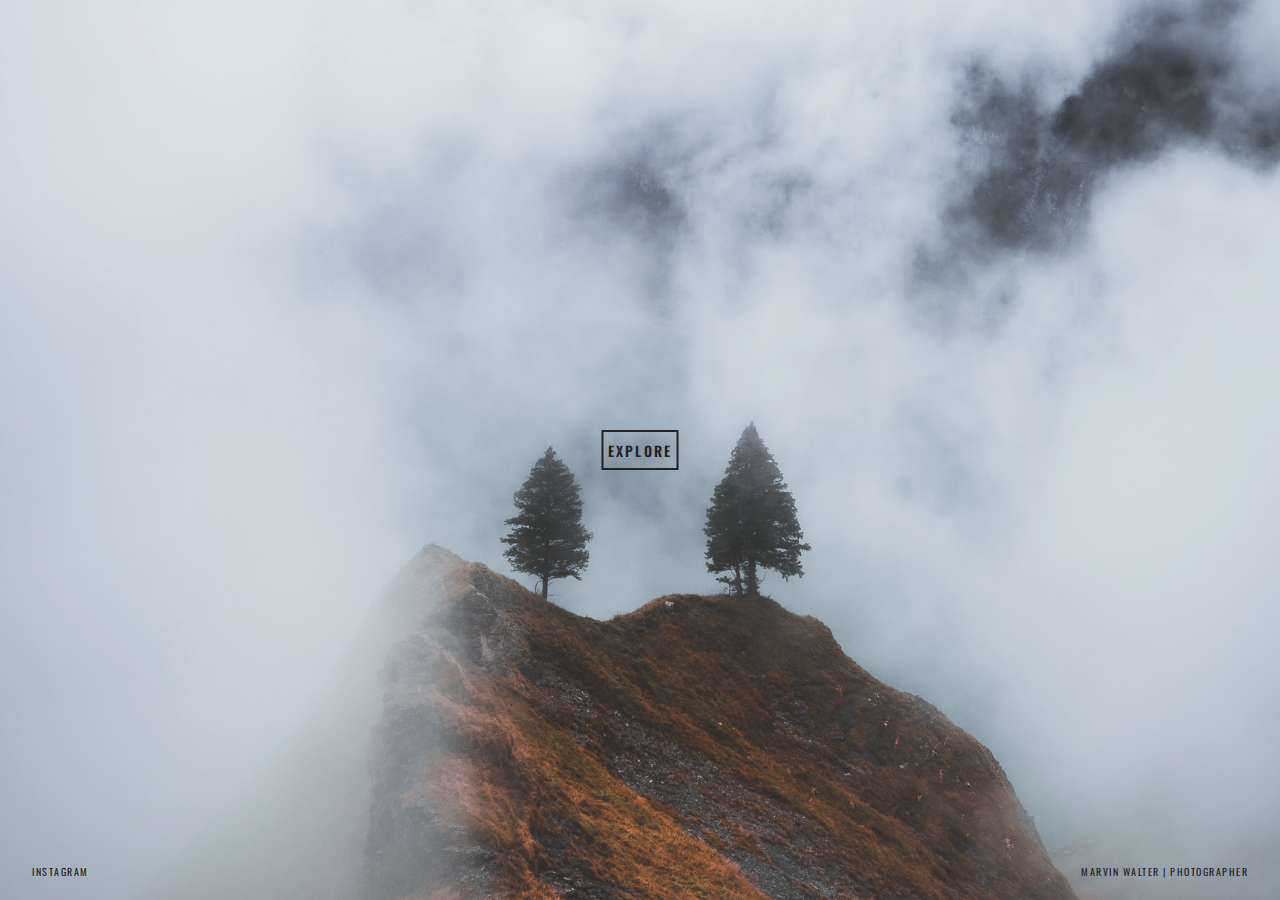
<file: index.html>
<!DOCTYPE html>
<html lang="en">

<head>
    <meta charset="UTF-8">
    <meta http-equiv="X-UA-Compatible" content="IE=edge">
    <meta name="viewport" content="width=device-width, initial-scale=1.0">
    <title>MARVIN WALTER</title>
    <link href="https://fonts.googleapis.com/css2?family=Oswald:wght@300;500;600;700&display=swap" rel="stylesheet">
    <link rel="stylesheet" href="css/style.css">
    <link rel="stylesheet" href="css/responsive.css">
</head>

<body>
    <div id="homepage">
        <a href="main.html" id="hover">EXPLORE</a>
        <div class="background">
            <div class="bgImage"></div>
        </div>
        <div class="container-fluid position-relative">
            <div class="homePageFooter">
                <div class="leftside">
                    <a href="https://www.instagram.com/marvin_walter/?hl=en" target="_blank">INSTAGRAM</a>
                </div>
                <div class="rightside">
                    <span>MARVIN WALTER | PHOTOGRAPhER</span>
                </div>
            </div>
        </div>
    </div>
</body>

</html>
</file>
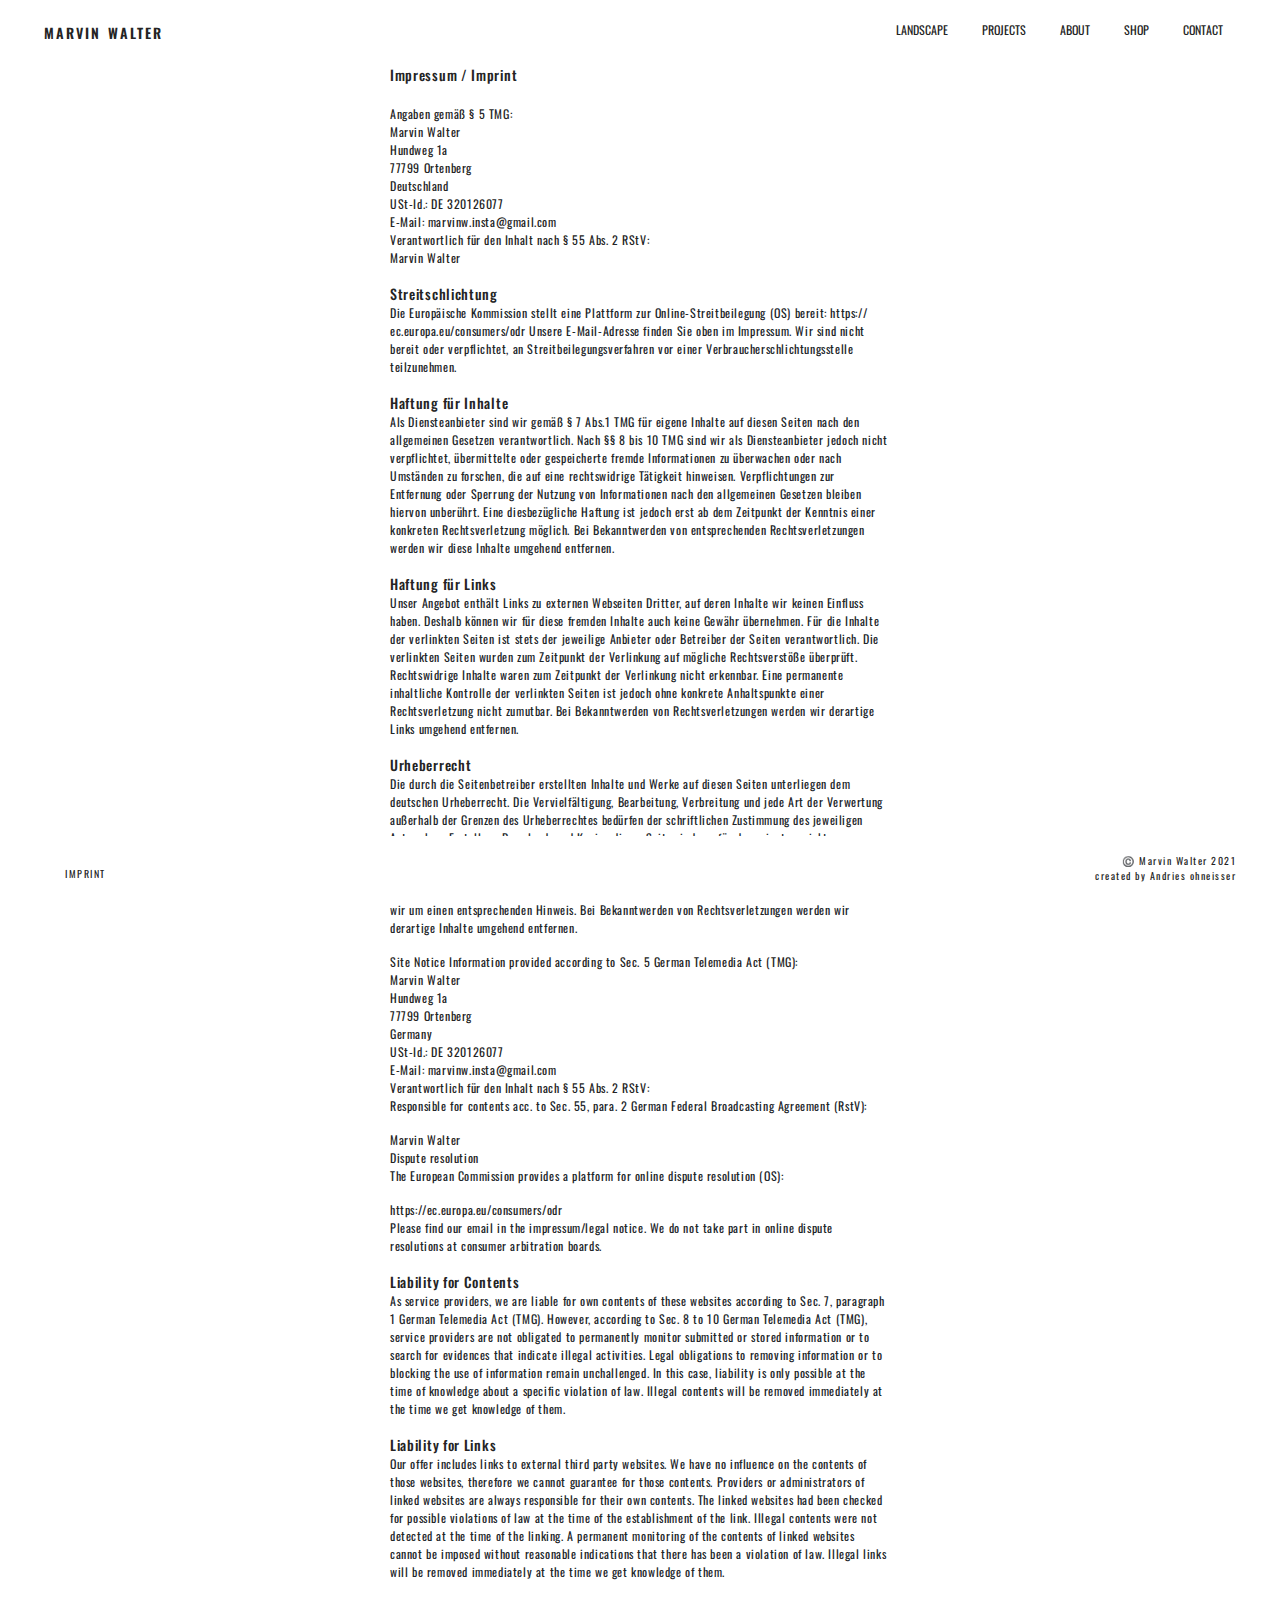
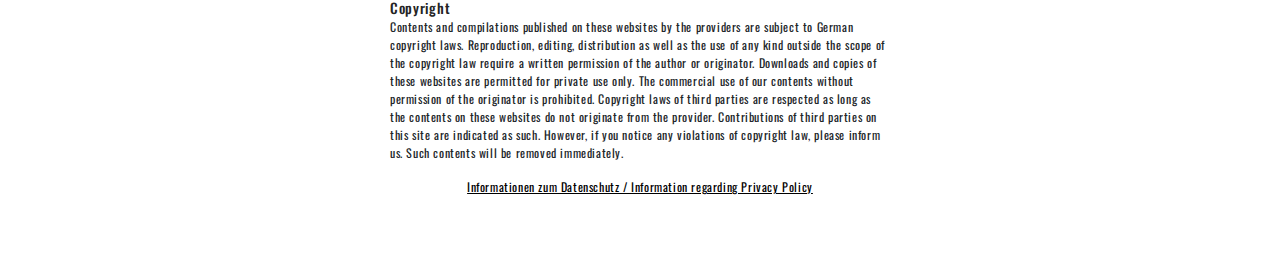
<file: imprint.html>
<!DOCTYPE html>
<html lang="en">

<head>
    <meta charset="UTF-8">
    <meta http-equiv="X-UA-Compatible" content="IE=edge">
    <meta name="viewport" content="width=device-width, initial-scale=1.0">
    <title>MARVIN WALTER | Imprint</title>

    <!-- all fonts goes here -->
    <link href="https://fonts.googleapis.com/css2?family=Oswald:wght@300;500;600;700&display=swap" rel="stylesheet">
    <!-- all css goes here -->
    <link href="css/bootstrap.min.css" rel="stylesheet">
    <link rel="stylesheet" href="css/style.css">
    <link rel="stylesheet" href="css/responsive.css">
</head>

<!-- imprint part star here -->
<section id="imprint" class="active">
    <div class="imprinttext">
        <h4> Impressum / Imprint</h4>
        <p>
            <a href="https://goo.gl/maps/XUgsd3dNB1Tx3h7e7">
                <span>Angaben gemäß § 5 TMG:</span>
                <span>Marvin Walter</span>
                <span>Hundweg 1a</span>
                <span>77799 Ortenberg</span>
                <span>Deutschland</span>
            </a>
            <a href="tel:+49-320126077">USt-Id.: DE 320126077</a>
            <a href="mailto:marvinw.insta@gmail.com">E-Mail: marvinw.insta@gmail.com</a>
            <span>Verantwortlich für den Inhalt nach § 55 Abs. 2 RStV:</span>
            <span>Marvin Walter</span>
        </p>

        <h4>Streitschlichtung</h4>
        <p>
            Die Europäische Kommission stellt eine Plattform zur Online-Streitbeilegung (OS) bereit: https://
            ec.europa.eu/consumers/odr Unsere E-Mail-Adresse finden Sie oben im Impressum. Wir sind nicht
            bereit oder verpflichtet, an Streitbeilegungsverfahren vor einer Verbraucherschlichtungsstelle
            teilzunehmen.
        </p>

        <h4>Haftung für Inhalte</h4>
        <p>
            Als Diensteanbieter sind wir gemäß § 7 Abs.1 TMG für eigene Inhalte auf diesen Seiten nach den
            allgemeinen Gesetzen verantwortlich. Nach §§ 8 bis 10 TMG sind wir als Diensteanbieter jedoch
            nicht verpflichtet, übermittelte oder gespeicherte fremde Informationen zu überwachen oder nach
            Umständen zu forschen, die auf eine rechtswidrige Tätigkeit hinweisen. Verpflichtungen zur
            Entfernung oder Sperrung der Nutzung von Informationen nach den allgemeinen Gesetzen bleiben
            hiervon unberührt. Eine diesbezügliche Haftung ist jedoch erst ab dem Zeitpunkt der Kenntnis einer
            konkreten Rechtsverletzung möglich. Bei Bekanntwerden von entsprechenden Rechtsverletzungen
            werden wir diese Inhalte umgehend entfernen.
        </p>

        <h4>Haftung für Links</h4>
        <p>
            Unser Angebot enthält Links zu externen Webseiten Dritter, auf deren Inhalte wir keinen Einfluss
            haben. Deshalb können wir für diese fremden Inhalte auch keine Gewähr übernehmen. Für die
            Inhalte der verlinkten Seiten ist stets der jeweilige Anbieter oder Betreiber der Seiten
            verantwortlich. Die verlinkten Seiten wurden zum Zeitpunkt der Verlinkung auf mögliche
            Rechtsverstöße überprüft. Rechtswidrige Inhalte waren zum Zeitpunkt der Verlinkung nicht
            erkennbar. Eine permanente inhaltliche Kontrolle der verlinkten Seiten ist jedoch ohne konkrete
            Anhaltspunkte einer Rechtsverletzung nicht zumutbar. Bei Bekanntwerden von Rechtsverletzungen
            werden wir derartige Links umgehend entfernen.
        </p>

        <h4>Urheberrecht</h4>
        <p>
            Die durch die Seitenbetreiber erstellten Inhalte und Werke auf diesen Seiten unterliegen dem
            deutschen Urheberrecht. Die Vervielfältigung, Bearbeitung, Verbreitung und jede Art der
            Verwertung außerhalb der Grenzen des Urheberrechtes bedürfen der schriftlichen Zustimmung des
            jeweiligen Autors bzw. Erstellers. Downloads und Kopien dieser Seite sind nur für den privaten,
            nicht kommerziellen Gebrauch gestattet. Soweit die Inhalte auf dieser Seite nicht vom Betreiber
            erstellt wurden, werden die Urheberrechte Dritter beachtet. Insbesondere werden Inhalte Dritter als
            solche gekennzeichnet. Sollten Sie trotzdem auf eine Urheberrechtsverletzung aufmerksam werden,
            bitten wir um einen entsprechenden Hinweis. Bei Bekanntwerden von Rechtsverletzungen werden
            wir derartige Inhalte umgehend entfernen.
        </p>
        <span>Site Notice Information provided according to Sec. 5 German Telemedia Act (TMG):</span>
        <a href="https://goo.gl/maps/XUgsd3dNB1Tx3h7e7">
            <span>Marvin Walter</span>
            <span>Hundweg 1a</span>
            <span>77799 Ortenberg</span>
            <span>Germany</span>
        </a>
        <a href="tel:+49-320126077">USt-Id.: DE 320126077</a>
        <a href="mailto:marvinw.insta@gmail.com">E-Mail: marvinw.insta@gmail.com</a>
        <span>Verantwortlich für den Inhalt nach § 55 Abs. 2 RStV:</span>
        <p>
            Responsible for contents acc. to Sec. 55, para. 2 German Federal Broadcasting Agreement (RstV):
        </p>
        <span> Marvin Walter</span>
        <span>Dispute resolution</span>
        <p>
            The European Commission provides a platform for online dispute resolution (OS):
        </p>
        <a href=" https://ec.europa.eu/consumers/odr">https://ec.europa.eu/consumers/odr</a>
        <p>
            Please find our email in the impressum/legal notice. We do not take
            part in online dispute resolutions at consumer arbitration boards.
        </p>

        <h4>Liability for Contents</h4>
        <p>
            As service providers, we are liable for own contents of these websites according to Sec. 7,
            paragraph 1 German Telemedia Act (TMG). However, according to Sec. 8 to 10 German Telemedia
            Act (TMG), service providers are not obligated to permanently monitor submitted or stored
            information or to search for evidences that indicate illegal activities. Legal obligations to removing
            information or to blocking the use of information remain unchallenged. In this case, liability is only
            possible at the time of knowledge about a specific violation of law. Illegal contents will be removed
            immediately at the time we get knowledge of them.
        </p>

        <h4>Liability for Links</h4>
        <p>
            Our offer includes links to external third party websites. We have no influence on the contents of
            those websites, therefore we cannot guarantee for those contents. Providers or administrators of
            linked websites are always responsible for their own contents. The linked websites had been
            checked for possible violations of law at the time of the establishment of the link. Illegal contents
            were not detected at the time of the linking. A permanent monitoring of the contents of linked
            websites cannot be imposed without reasonable indications that there has been a violation of law.
            Illegal links will be removed immediately at the time we get knowledge of them.
        </p>

        <h4>Copyright</h4>
        <p>
            Contents and compilations published on these websites by the providers are subject to German
            copyright laws. Reproduction, editing, distribution as well as the use of any kind outside the scope
            of the copyright law require a written permission of the author or originator. Downloads and copies
            of these websites are permitted for private use only. The commercial use of our contents without
            permission of the originator is prohibited. Copyright laws of third parties are respected as long as
            the contents on these websites do not originate from the provider. Contributions of third parties on
            this site are indicated as such. However, if you notice any violations of copyright law, please inform
            us. Such contents will be removed immediately.
        </p>
        <p>
            <a href="privacy.html" style="text-align: center; color: #000000;   text-decoration-line: underline !important;
                    text-decoration-style: solid !important;">Informationen zum Datenschutz / Information regarding
                Privacy
                Policy</a>
        </p>

    </div>
</section>
<!-- imprint part end here -->

<!-- navbar start here -->
<nav id="navbar" class="navbar imprintNav navbar-expand-lg">
    <div class="container-fluid">
        <a class="navbar-brand" href="index.html">
            MARVIN WALTER
        </a>
        <button class="navbar-toggler" type="button" data-bs-toggle="collapse" data-bs-target="#navbarSupportedContent"
            aria-controls="navbarSupportedContent" aria-expanded="false" aria-label="Toggle navigation">
            <div class="hamburger hamburger--collapse js-hamburger">
                <div class="hamburger-box">
                    <div class="hamburger-inner"></div>
                </div>
            </div>
        </button>
        <div class="collapse navbar-collapse" id="navbarSupportedContent">
            <ul class="navbar-nav nav ms-auto mb-3" id="pills-tab" role="tablist">
                <li class="nav-item" role="presentation">
                    <a class="nav-link draw-border" id="pills-home-tab" data-bs-toggle="pill"
                        data-bs-target="#pills-landscape" type="button" role="tab" aria-controls="pills-landscape"
                        aria-selected="true">landscape</a>
                </li>
                <li class="nav-item" role="presentation">
                    <a class="nav-link draw-border" id="pills-projects-tab" data-bs-toggle="pill"
                        data-bs-target="#pills-projects" type="button" role="tab" aria-controls="pills-projects"
                        aria-selected="false">Projects</a>
                </li>
                <li class="nav-item" role="presentation">
                    <a class="nav-link draw-border" id="pills-about-tab" data-bs-toggle="pill"
                        data-bs-target="#pills-about" type="button" role="tab" aria-controls="pills-about"
                        aria-selected="false">about</a>
                </li>
                <li class="nav-item" role="presentation">
                    <a class="nav-link draw-border" id="pills-shop-tab" data-bs-toggle="pill"
                        data-bs-target="#pills-shop" type="button" role="tab" aria-controls="pills-shop"
                        aria-selected="false">shop</a>
                </li>
                <li class="nav-item" role="presentation">
                    <a class="nav-link draw-border" id="pills-contact-tab" data-bs-toggle="pill"
                        data-bs-target="#pills-contact" type="button" role="tab" aria-controls="pills-contact"
                        aria-selected="false">Contact</a>
                </li>
            </ul>
        </div>
    </div>
</nav>
<!-- navbar start end -->

<div class="imprint tab-content" id="pills-tabContent">
    <!-- landscape part start here -->
    <div class="tab-pane fade show active" id="pills-landscape" role="tabpanel" aria-labelledby="pills-landscape-tab">
        <section id="landscape">
            <div class="container-fluid">
                <div class="row">
                    <div class="col-lg-4 col-sm-6 col-12">
                        <div class="allImages">
                            <div class="row">
                                <div class="col-lg-12">
                                    <div class="sigleImage">
                                        <img class="lazy" src="images/image-1.png" alt="image 1" loading="lazy">
                                    </div>
                                </div>
                                <div class="col-lg-12">
                                    <div class="sigleImage">
                                        <img class="lazy" src="images/image-2.png" alt="image 2" loading="lazy">
                                    </div>
                                </div>
                                <div class="col-lg-12">
                                    <div class="sigleImage">
                                        <img class="lazy" src="images/image-3.png" alt="image 3" loading="lazy">
                                    </div>
                                </div>
                                <div class="col-lg-12">
                                    <div class="sigleImage">
                                        <img class="lazy" src="images/image-4.png" alt="image 4" loading="lazy">
                                    </div>
                                </div>
                            </div>
                        </div>
                    </div>
                    <div class="col-lg-4 col-sm-6 col-12">
                        <div class="allImages">
                            <div class="row">
                                <div class="col-lg-12">
                                    <div class="sigleImage">
                                        <img class="lazy" src="images/image-5.png" alt="image 5" loading="lazy">
                                    </div>
                                </div>
                                <div class="col-lg-12">
                                    <div class="sigleImage">
                                        <img class="lazy" src="images/image-6.png" alt="image 6" loading="lazy">
                                    </div>
                                </div>
                                <div class="col-lg-12">
                                    <div class="sigleImage">
                                        <img class="lazy" src="images/image-7.png" alt="image 7" loading="lazy">
                                    </div>
                                </div>
                            </div>
                        </div>
                    </div>
                    <div class="col-lg-4 col-sm-12 col-12">
                        <div class="allImages">
                            <div class="row ">
                                <div class="col-lg-12 col-12">
                                    <div class="sigleImage">
                                        <img class="lazy" src="images/image-8.png" alt="image 5" loading="lazy">
                                    </div>
                                </div>
                                <div class="col-lg-12 col-12">
                                    <div class="sigleImage">
                                        <img class="lazy" src="images/image-9.png" alt="image 6" loading="lazy">
                                    </div>
                                </div>
                                <div class="col-lg-12 col-12">
                                    <div class="sigleImage">
                                        <img class="lazy" src="images/image-10.png" alt="image 7" loading="lazy">
                                    </div>
                                </div>
                                <div class="col-lg-12 col-12">
                                    <div class="sigleImage">
                                        <img class="lazy" src="images/image-11.png" alt="image 7" loading="lazy">
                                    </div>
                                </div>
                            </div>
                        </div>
                    </div>
                </div>
            </div>
        </section>
    </div>
    <!-- landscape part end here -->

    <!-- projects part start here -->
    <div class="tab-pane fade" id="pills-projects" role="tabpanel" aria-labelledby="pills-projects-tab">
        <!-- project part start here -->
        <section id="projects">
            <div class="proImage proBanner car">
                <h3>POLESTAR</h3>
                <img src="images/project/DSC00433.png" class="lazy" src="images/project/DSC00433.png" alt="project main"
                    loading="lazy">
            </div>
            <div class="proImage proBanner smartphone">
                <h3>SMARTPHONE</h3>
                <img src="images/project/DSC01341.png" class="lazy" src="images/project/DSC01341.png" alt="project main"
                    loading="lazy">
            </div>

            <div class="polestarCar">
                <div class="container-fluid">
                    <div class="row justify-content-center">
                        <div class="col-lg-7 col-12">
                            <div class="title text-center">
                                <h3>POLESTAR CAR</h3>
                                <p>
                                    Uncluttered. Uncomplicated. Uncompromising. The Polestar 2 makes electric
                                    driving an engaging and hassle-free experience, through pure, progressive
                                    performance, and advanced, purposeful design.
                                </p>
                            </div>
                        </div>
                    </div>
                    <div class="row">
                        <div class="col-lg-6 col-6">
                            <div class="image">
                                <img class="lazy" src="images/project/DSC00440.png" alt="project image" loading="lazy">
                            </div>
                        </div>
                        <div class="col-lg-6 col-6">
                            <div class="image">
                                <img class="lazy" src="images/project/DSC00969.png" alt="project image" loading="lazy">
                            </div>
                        </div>
                        <div class="col-lg-12">
                            <div class="image">
                                <img class="lazy" src="images/project/DSC00497.png" alt="project image" loading="lazy">
                            </div>
                        </div>
                        <div class="col-lg-6 col-6">
                            <div class="image">
                                <img class="lazy" src="images/project/DSC00653.png" alt="project image" loading="lazy">
                            </div>
                        </div>
                        <div class="col-lg-6 col-6">
                            <div class="image">
                                <img class="lazy" src="images/project/DSC00460.png" alt="project image" loading="lazy">
                            </div>
                        </div>
                        <div class="col-lg-12">
                            <div class="nextProject text-center">
                                <a href="#" class="nav-link active draw-border nextSmart m-auto">NEXT PROJECT</a>
                            </div>
                        </div>
                    </div>
                </div>
            </div>
            <div class="smartphoneProject">
                <div class="container-fluid">
                    <div class="row justify-content-center">
                        <div class="col-lg-7 col-12">
                            <div class="title text-center">
                                <h3>POLESTAR CAR</h3>
                                <p>
                                    Uncluttered. Uncomplicated. Uncompromising. The Polestar 2 makes electric
                                    driving an engaging and hassle-free experience, through pure, progressive
                                    performance, and advanced, purposeful design.
                                </p>
                            </div>
                        </div>
                    </div>
                    <div class="row">
                        <div class="col-lg-6 col-6">
                            <div class="image">
                                <img class="lazy" src="images/project/DSC00440.png" alt="project image" loading="lazy">
                            </div>
                        </div>
                        <div class="col-lg-6 col-6">
                            <div class="image">
                                <img class="lazy" src="images/project/DSC00969.png" alt="project image" loading="lazy">
                            </div>
                        </div>
                        <div class="col-lg-12">
                            <div class="image">
                                <img class="lazy" src="images/project/DSC00497.png" alt="project image" loading="lazy">
                            </div>
                        </div>
                        <div class="col-lg-6 col-6">
                            <div class="image">
                                <img class="lazy" src="images/project/DSC00653.png" alt="project image" loading="lazy">
                            </div>
                        </div>
                        <div class="col-lg-6 col-6">
                            <div class="image">
                                <img class="lazy" src="images/project/DSC00460.png" alt="project image" loading="lazy">
                            </div>
                        </div>
                    </div>
                </div>
            </div>
        </section>
        <!-- project part end here -->
    </div>
    <!-- projects part end here -->

    <!-- about part start here -->
    <div class="tab-pane fade" id="pills-about" role="tabpanel" aria-labelledby="pills-about-tab">
        <section id="about">
            <div class="container-fluid">
                <div class="row flex-md-row flex-column-reverse">
                    <div class="col-lg-4 col-md-4 col-sm-12">
                        <div class="aboutText">
                            <h3>ABOUT MARVIN</h3>
                            <p>
                                Lorem ipsum dolor sit amet, consectetur adipiscing elit. Vel duis iaculis massa
                                dictumst
                                rhoncus. Venenatis ornare tellus, vestibulum semper consectetur faucibus sodales
                                aenean
                                eget. Magna quis volutpat felis, faucibus et. Cras malesuada nulla amet platea
                                facilisis
                                morbi cursus ut sit. Tortor, elementum nibh ut egestas lectus nisl in neque, cursus.
                                Felis aenean interdum pharetra sagittis id sed leo odio. Quis arcu feugiat cras
                                morbi
                                vestibulum aliquet. Quis mi urna mauris nec bibendum tellus sit non. Nec, sed
                                rhoncus
                                orci, amet et adipiscing. Nibh netus bibendum nulla elementum non faucibus
                                tincidunt.
                                Lacinia elit faucibus lobortis placerat. Mi etiam pulvinar elementum fermentum.
                                Suscipit
                                et id vulputate at id luctus mi.
                            </p>
                            <p>
                                Imperdiet ut in faucibus odio. Tellus turpis viverra ultrices sit dignissim leo
                                pharetra
                                eu suspendisse. A pharetra nec risus malesuada.
                            </p>
                            <p>
                                Lorem ipsum dolor sit amet, consectetur adipiscing elit. Vel duis iaculis massa
                                dictumst
                                rhoncus. Venenatis ornare tellus, vestibulum semper consectetur faucibus sodales
                                aenean
                                eget. Magna quis volutpat felis, faucibus et. Cras malesuada nulla amet platea
                                facilisis
                                morbi cursus ut sit. Tortor, elementum nibh ut egestas lectus nisl in neque, cursus.
                                Felis aenean interdum pharetra sagittis id sed leo odio. Quis arcu feugiat cras
                                morbi
                                vestibulum aliquet. Quis mi urna mauris nec bibendum tellus sit non. Nec, sed
                                rhoncus
                                orci, amet et adipiscing. Nibh netus bibendum nulla elementum non faucibus
                                tincidunt.
                                Lacinia elit faucibus lobortis placerat. Mi etiam pulvinar elementum fermentum.
                                Suscipit
                                et id vulputate at id luctus mi.
                            </p>
                            <p>
                                Imperdiet ut in faucibus odio. Tellus turpis viverra ultrices sit dignissim leo
                                pharetra
                                eu suspendisse.
                            </p>

                            <h3>CONTACT ME</h3>

                            <p>
                                Lorem ipsum dolor sit amet, consectetur adipiscing elit. Vel duis iaculis massa
                                dictumst
                                rhoncus. Venenatis ornare tellus, vestibulum semper consectetur faucibus sodales
                                aenean
                                eget. Magna quis volutpat felis, faucibus et. Cras malesuada nulla amet platea
                                facilisis
                                morbi cursus ut sit.
                            </p>
                        </div>
                    </div>
                    <div class="col-lg-8 col-md-8 col-sm-12">
                        <div class="aboutImage">
                            <img class="lazy" src="images/about/IMG_6284 1.png" alt="about image" loading="lazy">
                        </div>
                    </div>
                </div>
            </div>
        </section>
    </div>
    <!-- about part end here -->

    <!-- shop part start here -->
    <div class="tab-pane fade" id="pills-shop" role="tabpanel" aria-labelledby="pills-shop-tab">
        <section id="shop">
            <div class="container-fluid">
                <div class="row">
                    <div class="col-lg-12 col-12">
                        <div class="shopText">
                            <div class="button">
                                <a href="https://filtergrade.com/product/marvin-walter-lightroom-preset-pack-2-for-des/"
                                    class="hover">
                                    <span>LIGHTROOM</span>
                                    <span>PRESETS</span>
                                </a>
                            </div>
                            <div class="button">
                                <a href="https://filtergrade.com/product/marvin-walter-lightroom-preset-pack-2-for-des/"
                                    class="hover">
                                    <span>PRINTSHOP</span>
                                    <span>SHOP</span>
                                </a>
                            </div>
                        </div>
                    </div>
                </div>
            </div>
        </section>
    </div>
    <!-- shop part end here -->

    <!-- contact part start here -->
    <div class="tab-pane fade" id="pills-contact" role="tabpanel" aria-labelledby="pills-contact-tab">
        <section id="contact">
            <div class="container-fluid">
                <div class="row">
                    <div class="col-lg-12 col-sm-12">
                        <div class="contactForm">
                            <div class="text">
                                <h3>CONTACT</h3>
                                <p>
                                    <span>Marvin is a full-time freelance photographer living in Germany.</span>
                                    For any enquiries regarding photographic & film productions, location scouting,
                                    image
                                    licensing, prints, brand collaborations or anything else, please complete the
                                    form below
                                    and he will be in touch shortly.
                                </p>
                            </div>
                            <form action="/index.html" method="get" onsubmit="return validateForm()">
                                <div class="row">
                                    <div class="col-lg-6 col-sm-6 col-12">
                                        <div class="leftside">
                                            <input type="text" placeholder="Name" id="name">
                                            <input type="text" placeholder="surname" id="surname">
                                            <input type="text" placeholder="subject" id="subject">
                                            <input type="email" placeholder="email" id="email">
                                        </div>

                                    </div>
                                    <div class="col-lg-6 col-sm-6 col-12">
                                        <div class="rightside">
                                            <textarea id="message"></textarea>
                                            <span>message</span>
                                        </div>
                                    </div>
                                </div>
                                <button type="submit" id="submit">submit</button>
                            </form>
                        </div>
                    </div>
                </div>
            </div>
        </section>
    </div>
    <!-- contact part end here -->
</div>



<!-- footer part start here -->
<footer id="footer">
    <div class="container-fluid">
        <div class="row">
            <div class="col-lg-12">
                <div class="footerText">
                    <div class="leftside">
                        <a style="cursor: pointer;" class="nav-link draw-border" href="imprint.html">
                            <span>IMPRINT</span></a>
                    </div>
                    <div class="rightside text-right">
                        <a href="mailto:andries.ohneisser@gmail.com">
                            <span>©️ Marvin Walter 2021</span>
                            <span>created by Andries ohneisser</span>
                        </a>
                    </div>
                </div>
            </div>
        </div>
    </div>
</footer>
<!-- footer part end here -->


<script src="js/bootstrap.bundle.min.js"></script>
<script src="js/jquery-1.12.4.slim.min.js"></script>
<script src="js/app.js"></script>
</body>

</html>
</file>
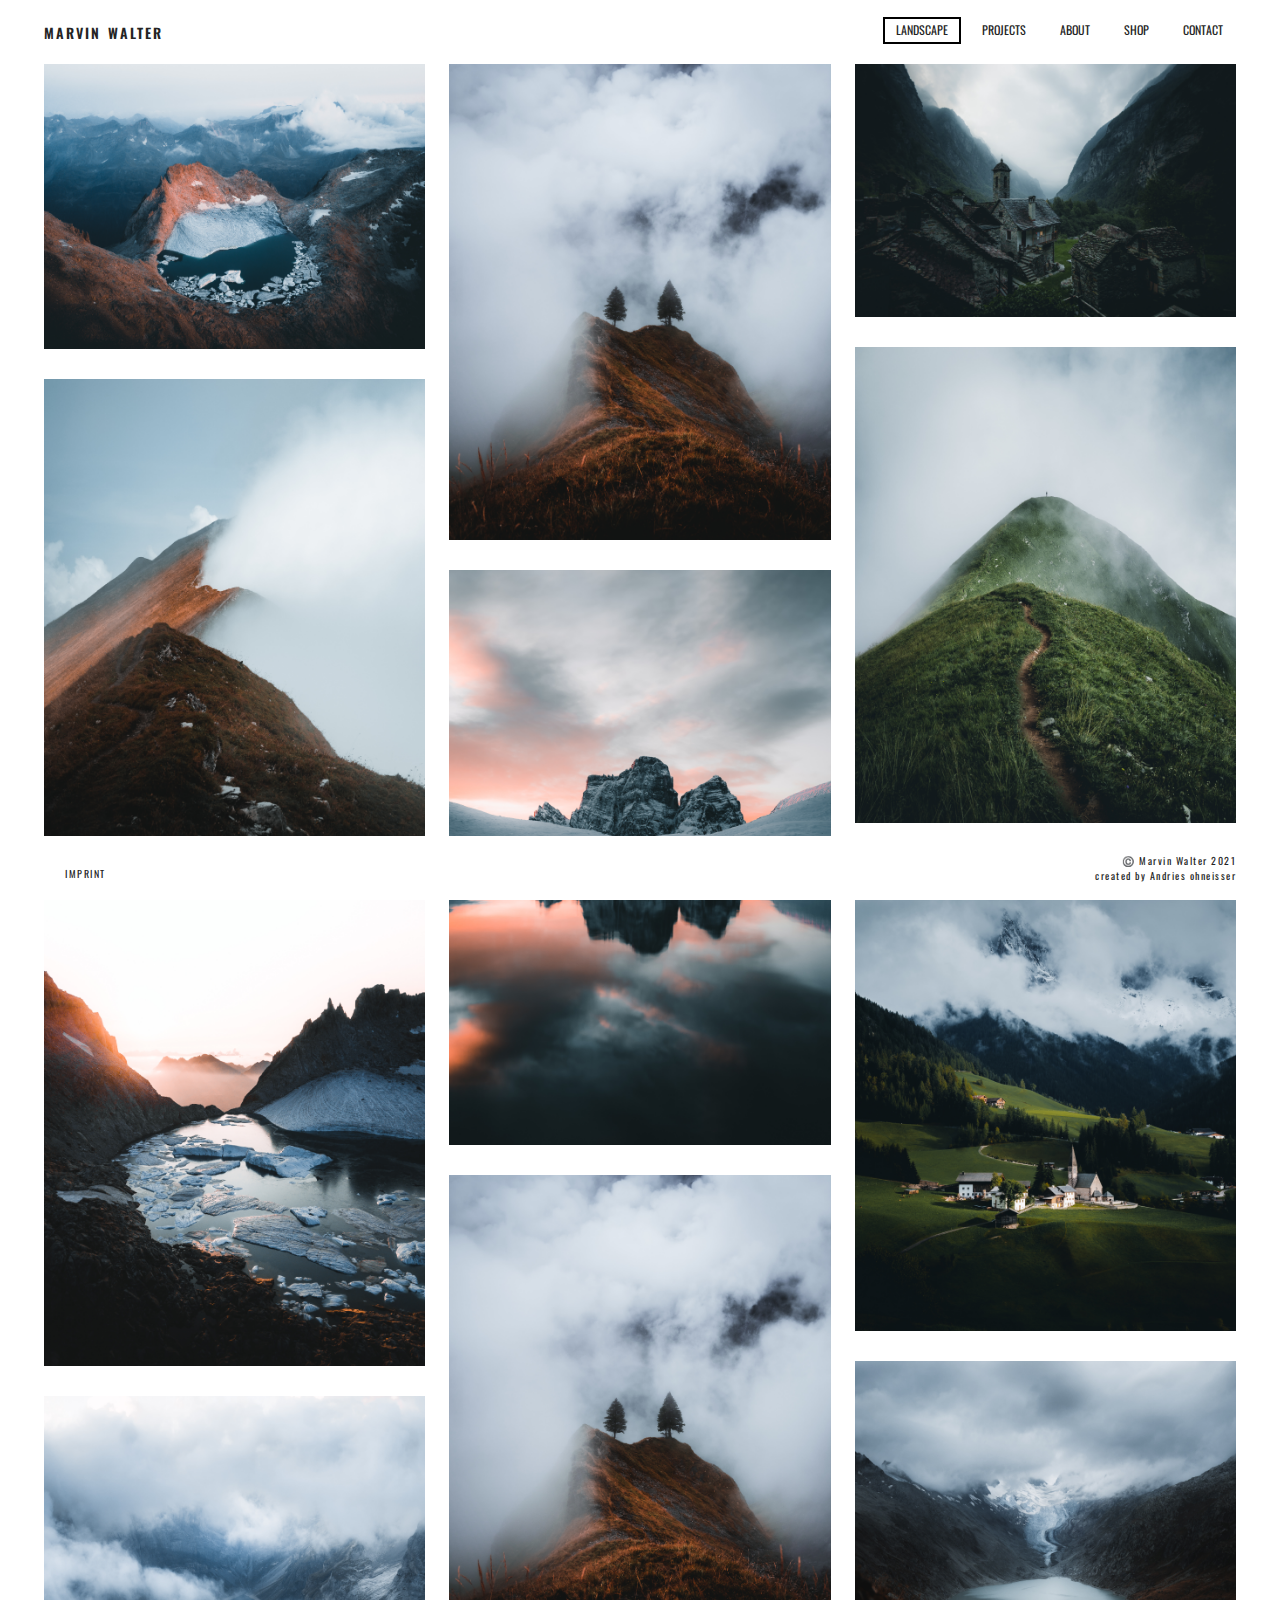
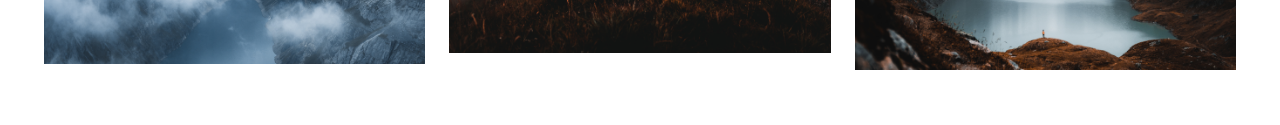
<file: main.html>
<!DOCTYPE html>
<html lang="en">

<head>

    <meta charset="UTF-8">
    <meta http-equiv="X-UA-Compatible" content="IE=edge">
    <meta name="viewport" content="width=device-width, initial-scale=1.0">
    <title>MARVIN WALTER</title>

    <!-- all fonts goes here -->
    <link href="https://fonts.googleapis.com/css2?family=Oswald:wght@300;500;600;700&display=swap" rel="stylesheet">
    <!-- all css goes here -->
    <link href="css/bootstrap.min.css" rel="stylesheet">
    <link rel="stylesheet" href="css/style.css">
    <link rel="stylesheet" href="css/responsive.css">

</head>

<body>

    <!-- navbar start here -->
    <nav id="navbar" class="navbar imprintNav navbar-expand-lg">
        <div class="container-fluid">
            <a class="navbar-brand" href="index.html">
                MARVIN WALTER
            </a>
            <button class="navbar-toggler" type="button" data-bs-toggle="collapse"
                data-bs-target="#navbarSupportedContent" aria-controls="navbarSupportedContent" aria-expanded="false"
                aria-label="Toggle navigation">
                <div class="hamburger hamburger--collapse js-hamburger">
                    <div class="hamburger-box">
                        <div class="hamburger-inner"></div>
                    </div>
                </div>
            </button>
            <div class="collapse navbar-collapse" id="navbarSupportedContent">
                <ul class="navbar-nav nav ms-auto mb-3" id="pills-tab" role="tablist">
                    <li class="nav-item" role="presentation">
                        <a class="nav-link active draw-border" id="pills-home-tab" data-bs-toggle="pill"
                            data-bs-target="#pills-landscape" type="button" role="tab" aria-controls="pills-landscape"
                            aria-selected="true">landscape</a>
                    </li>
                    <li class="nav-item" role="presentation">
                        <a class="nav-link draw-border" id="pills-projects-tab" data-bs-toggle="pill"
                            data-bs-target="#pills-projects" type="button" role="tab" aria-controls="pills-projects"
                            aria-selected="false">Projects</a>
                    </li>
                    <li class="nav-item" role="presentation">
                        <a class="nav-link draw-border" id="pills-about-tab" data-bs-toggle="pill"
                            data-bs-target="#pills-about" type="button" role="tab" aria-controls="pills-about"
                            aria-selected="false">about</a>
                    </li>
                    <li class="nav-item" role="presentation">
                        <a class="nav-link draw-border" id="pills-shop-tab" data-bs-toggle="pill"
                            data-bs-target="#pills-shop" type="button" role="tab" aria-controls="pills-shop"
                            aria-selected="false">shop</a>
                    </li>
                    <li class="nav-item" role="presentation">
                        <a class="nav-link draw-border" id="pills-contact-tab" data-bs-toggle="pill"
                            data-bs-target="#pills-contact" type="button" role="tab" aria-controls="pills-contact"
                            aria-selected="false">Contact</a>
                    </li>
                </ul>
            </div>
        </div>
    </nav>
    <!-- navbar start end -->

    <div class="tab-content" id="pills-tabContent">

        <!-- landscape part start here -->
        <div class="tab-pane fade show active" id="pills-landscape" role="tabpanel"
            aria-labelledby="pills-landscape-tab">
            <section id="landscape">
                <div class="container-fluid">
                    <div class="row">
                        <div class="col-lg-4 col-sm-6 col-12">
                            <div class="allImages">
                                <div class="row">
                                    <div class="col-lg-12">
                                        <div class="sigleImage">
                                            <img class="lazy" src="images/image-1.png" alt="image 1" loading="lazy">
                                        </div>
                                    </div>
                                    <div class="col-lg-12">
                                        <div class="sigleImage">
                                            <img class="lazy" src="images/image-2.png" alt="image 2" loading="lazy">
                                        </div>
                                    </div>
                                    <div class="col-lg-12">
                                        <div class="sigleImage">
                                            <img class="lazy" src="images/image-3.png" alt="image 3" loading="lazy">
                                        </div>
                                    </div>
                                    <div class="col-lg-12">
                                        <div class="sigleImage">
                                            <img class="lazy" src="images/image-4.png" alt="image 4" loading="lazy">
                                        </div>
                                    </div>
                                </div>
                            </div>
                        </div>
                        <div class="col-lg-4 col-sm-6 col-12">
                            <div class="allImages">
                                <div class="row">
                                    <div class="col-lg-12">
                                        <div class="sigleImage">
                                            <img class="lazy" src="images/image-5.png" alt="image 5" loading="lazy">
                                        </div>
                                    </div>
                                    <div class="col-lg-12">
                                        <div class="sigleImage">
                                            <img class="lazy" src="images/image-6.png" alt="image 6" loading="lazy">
                                        </div>
                                    </div>
                                    <div class="col-lg-12">
                                        <div class="sigleImage">
                                            <img class="lazy" src="images/image-7.png" alt="image 7" loading="lazy">
                                        </div>
                                    </div>
                                </div>
                            </div>
                        </div>
                        <div class="col-lg-4 col-sm-12 col-12">
                            <div class="allImages">
                                <div class="row ">
                                    <div class="col-lg-12 col-12">
                                        <div class="sigleImage">
                                            <img class="lazy" src="images/image-8.png" alt="image 5" loading="lazy">
                                        </div>
                                    </div>
                                    <div class="col-lg-12 col-12">
                                        <div class="sigleImage">
                                            <img class="lazy" src="images/image-9.png" alt="image 6" loading="lazy">
                                        </div>
                                    </div>
                                    <div class="col-lg-12 col-12">
                                        <div class="sigleImage">
                                            <img class="lazy" src="images/image-10.png" alt="image 7" loading="lazy">
                                        </div>
                                    </div>
                                    <div class="col-lg-12 col-12">
                                        <div class="sigleImage">
                                            <img class="lazy" src="images/image-11.png" alt="image 7" loading="lazy">
                                        </div>
                                    </div>
                                </div>
                            </div>
                        </div>
                    </div>
                </div>
            </section>
        </div>
        <!-- landscape part end here -->

        <!-- projects part start here -->
        <div class="tab-pane fade" id="pills-projects" role="tabpanel" aria-labelledby="pills-projects-tab">
            <!-- project part start here -->
            <section id="projects">
                <div class="proImage proBanner car">
                    <h3>POLESTAR</h3>
                    <img src="images/project/DSC00433.png" class="lazy" src="images/project/DSC00433.png"
                        alt="project main" loading="lazy">
                </div>
                <div class="proImage proBanner smartphone">
                    <h3>SMARTPHONE</h3>
                    <img src="images/project/DSC01341.png" class="lazy" src="images/project/DSC01341.png"
                        alt="project main" loading="lazy">
                </div>

                <div class="polestarCar">
                    <div class="container-fluid">
                        <div class="row justify-content-center">
                            <div class="col-lg-7 col-12">
                                <div class="title text-center">
                                    <h3>POLESTAR CAR</h3>
                                    <p>
                                        Uncluttered. Uncomplicated. Uncompromising. The Polestar 2 makes electric
                                        driving an engaging and hassle-free experience, through pure, progressive
                                        performance, and advanced, purposeful design.
                                    </p>
                                </div>
                            </div>
                        </div>
                        <div class="row">
                            <div class="col-lg-6 col-6">
                                <div class="image">
                                    <img class="lazy" src="images/project/DSC00440.png" alt="project image" loading="lazy">
                                </div>
                            </div>
                            <div class="col-lg-6 col-6">
                                <div class="image">
                                    <img class="lazy" src="images/project/DSC00969.png" alt="project image"loading="lazy">
                                </div>
                            </div>
                            <div class="col-lg-12">
                                <div class="image">
                                    <img class="lazy" src="images/project/DSC00497.png" alt="project image"loading="lazy">
                                </div>
                            </div>
                            <div class="col-lg-6 col-6">
                                <div class="image">
                                    <img class="lazy" src="images/project/DSC00653.png" alt="project image"loading="lazy">
                                </div>
                            </div>
                            <div class="col-lg-6 col-6">
                                <div class="image">
                                    <img class="lazy" src="images/project/DSC00460.png" alt="project image" loading="lazy">
                                </div>
                            </div>
                            <div class="col-lg-12">
                                <div class="nextProject text-center">
                                    <a href="#" class="nav-link active draw-border nextSmart m-auto">NEXT PROJECT</a>
                                </div>
                            </div>
                        </div>
                    </div>
                </div>
                <div class="smartphoneProject">
                    <div class="container-fluid">
                        <div class="row justify-content-center">
                            <div class="col-lg-7 col-12">
                                <div class="title text-center">
                                    <h3>POLESTAR CAR</h3>
                                    <p>
                                        Uncluttered. Uncomplicated. Uncompromising. The Polestar 2 makes electric
                                        driving an engaging and hassle-free experience, through pure, progressive
                                        performance, and advanced, purposeful design.
                                    </p>
                                </div>
                            </div>
                        </div>
                        <div class="row">
                            <div class="col-lg-6 col-6">
                                <div class="image">
                                    <img class="lazy" src="images/project/DSC00440.png" alt="project image" loading="lazy">
                                </div>
                            </div>
                            <div class="col-lg-6 col-6">
                                <div class="image">
                                    <img class="lazy" src="images/project/DSC00969.png" alt="project image" loading="lazy">
                                </div>
                            </div>
                            <div class="col-lg-12">
                                <div class="image">
                                    <img class="lazy" src="images/project/DSC00497.png" alt="project image" loading="lazy">
                                </div>
                            </div>
                            <div class="col-lg-6 col-6">
                                <div class="image">
                                    <img class="lazy" src="images/project/DSC00653.png" alt="project image" loading="lazy">
                                </div>
                            </div>
                            <div class="col-lg-6 col-6">
                                <div class="image">
                                    <img class="lazy" src="images/project/DSC00460.png" alt="project image" loading="lazy">
                                </div>
                            </div>
                        </div>
                    </div>
                </div>
            </section>
            <!-- project part end here -->
        </div>
        <!-- projects part end here -->

        <!-- about part start here -->
        <div class="tab-pane fade" id="pills-about" role="tabpanel" aria-labelledby="pills-about-tab">
            <section id="about">
                <div class="container-fluid">
                    <div class="row flex-md-row flex-column-reverse">
                        <div class="col-lg-4 col-md-4 col-sm-12">
                            <div class="aboutText">
                                <h3>ABOUT MARVIN</h3>
                                <p>
                                    Lorem ipsum dolor sit amet, consectetur adipiscing elit. Vel duis iaculis massa
                                    dictumst
                                    rhoncus. Venenatis ornare tellus, vestibulum semper consectetur faucibus sodales
                                    aenean
                                    eget. Magna quis volutpat felis, faucibus et. Cras malesuada nulla amet platea
                                    facilisis
                                    morbi cursus ut sit. Tortor, elementum nibh ut egestas lectus nisl in neque, cursus.
                                    Felis aenean interdum pharetra sagittis id sed leo odio. Quis arcu feugiat cras
                                    morbi
                                    vestibulum aliquet. Quis mi urna mauris nec bibendum tellus sit non. Nec, sed
                                    rhoncus
                                    orci, amet et adipiscing. Nibh netus bibendum nulla elementum non faucibus
                                    tincidunt.
                                    Lacinia elit faucibus lobortis placerat. Mi etiam pulvinar elementum fermentum.
                                    Suscipit
                                    et id vulputate at id luctus mi.
                                </p>
                                <p>
                                    Imperdiet ut in faucibus odio. Tellus turpis viverra ultrices sit dignissim leo
                                    pharetra
                                    eu suspendisse. A pharetra nec risus malesuada.
                                </p>
                                <p>
                                    Lorem ipsum dolor sit amet, consectetur adipiscing elit. Vel duis iaculis massa
                                    dictumst
                                    rhoncus. Venenatis ornare tellus, vestibulum semper consectetur faucibus sodales
                                    aenean
                                    eget. Magna quis volutpat felis, faucibus et. Cras malesuada nulla amet platea
                                    facilisis
                                    morbi cursus ut sit. Tortor, elementum nibh ut egestas lectus nisl in neque, cursus.
                                    Felis aenean interdum pharetra sagittis id sed leo odio. Quis arcu feugiat cras
                                    morbi
                                    vestibulum aliquet. Quis mi urna mauris nec bibendum tellus sit non. Nec, sed
                                    rhoncus
                                    orci, amet et adipiscing. Nibh netus bibendum nulla elementum non faucibus
                                    tincidunt.
                                    Lacinia elit faucibus lobortis placerat. Mi etiam pulvinar elementum fermentum.
                                    Suscipit
                                    et id vulputate at id luctus mi.
                                </p>
                                <p>
                                    Imperdiet ut in faucibus odio. Tellus turpis viverra ultrices sit dignissim leo
                                    pharetra
                                    eu suspendisse.
                                </p>

                                <h3>CONTACT ME</h3>

                                <p>
                                    Lorem ipsum dolor sit amet, consectetur adipiscing elit. Vel duis iaculis massa
                                    dictumst
                                    rhoncus. Venenatis ornare tellus, vestibulum semper consectetur faucibus sodales
                                    aenean
                                    eget. Magna quis volutpat felis, faucibus et. Cras malesuada nulla amet platea
                                    facilisis
                                    morbi cursus ut sit.
                                </p>
                            </div>
                        </div>
                        <div class="col-lg-8 col-md-8 col-sm-12">
                            <div class="aboutImage">
                                <img class="lazy" src="images/about/IMG_6284 1.png" alt="about image" loading="lazy">
                            </div>
                        </div>
                    </div>
                </div>
            </section>
        </div>
        <!-- about part end here -->

        <!-- shop part start here -->
        <div class="tab-pane fade" id="pills-shop" role="tabpanel" aria-labelledby="pills-shop-tab">
            <section id="shop">
                <div class="container-fluid">
                    <div class="row">
                        <div class="col-lg-12 col-12">
                            <div class="shopText">
                                <div class="button">
                                    <a href="https://filtergrade.com/product/marvin-walter-lightroom-preset-pack-2-for-des/"
                                        class="hover">
                                        <span>LIGHTROOM</span>
                                        <span>PRESETS</span>
                                    </a>
                                </div>
                                <div class="button">
                                    <a href="https://filtergrade.com/product/marvin-walter-lightroom-preset-pack-2-for-des/"
                                        class="hover">
                                        <span>PRINTSHOP</span>
                                        <span>SHOP</span>
                                    </a>
                                </div>
                            </div>
                        </div>
                    </div>
                </div>
            </section>
        </div>
        <!-- shop part end here -->

        <!-- contact part start here -->
        <div class="tab-pane fade" id="pills-contact" role="tabpanel" aria-labelledby="pills-contact-tab">
            <section id="contact">
                <div class="container-fluid">
                    <div class="row">
                        <div class="col-lg-12 col-sm-12">
                            <div class="contactForm">
                                <div class="text">
                                    <h3>CONTACT</h3>
                                    <p>
                                        <span>Marvin is a full-time freelance photographer living in Germany.</span>
                                        For any enquiries regarding photographic & film productions, location scouting,
                                        image
                                        licensing, prints, brand collaborations or anything else, please complete the
                                        form below
                                        and he will be in touch shortly.
                                    </p>
                                </div>
                                <form action="/index.html" method="get" onsubmit="return validateForm()">
                                    <div class="row">
                                        <div class="col-lg-6 col-sm-6 col-12">
                                            <div class="leftside">
                                                <input type="text" placeholder="Name" id="name">
                                                <input type="text" placeholder="surname" id="surname">
                                                <input type="text" placeholder="subject" id="subject">
                                                <input type="email" placeholder="email" id="email">
                                            </div>

                                        </div>
                                        <div class="col-lg-6 col-sm-6 col-12">
                                            <div class="rightside">
                                                <textarea id="message"></textarea>
                                                <span>message</span>
                                            </div>
                                        </div>
                                    </div>
                                    <button type="submit" id="submit">submit</button>
                                </form>
                            </div>
                        </div>
                    </div>
                </div>
            </section>
        </div>
        <!-- contact part end here -->
    </div>



    <!-- footer part start here -->
    <footer id="footer">
        <div class="container-fluid">
            <div class="row">
                <div class="col-lg-12">
                    <div class="footerText">
                        <div class="leftside">
                            <a style="cursor: pointer;" class="nav-link draw-border" href="imprint.html">
                                <span>IMPRINT</span></a>
                        </div>
                        <div class="rightside text-right">
                            <a href="mailto:andries.ohneisser@gmail.com">
                                <span>©️ Marvin Walter 2021</span>
                                <span>created by Andries ohneisser</span>
                            </a>
                        </div>
                    </div>
                </div>
            </div>
        </div>
    </footer>
    <!-- footer part end here -->







    <script src="js/bootstrap.bundle.min.js"></script>
    <script src="js/jquery-1.12.4.slim.min.js"></script>
    <script src="js/app.js"></script>
</body>

</html>
</file>
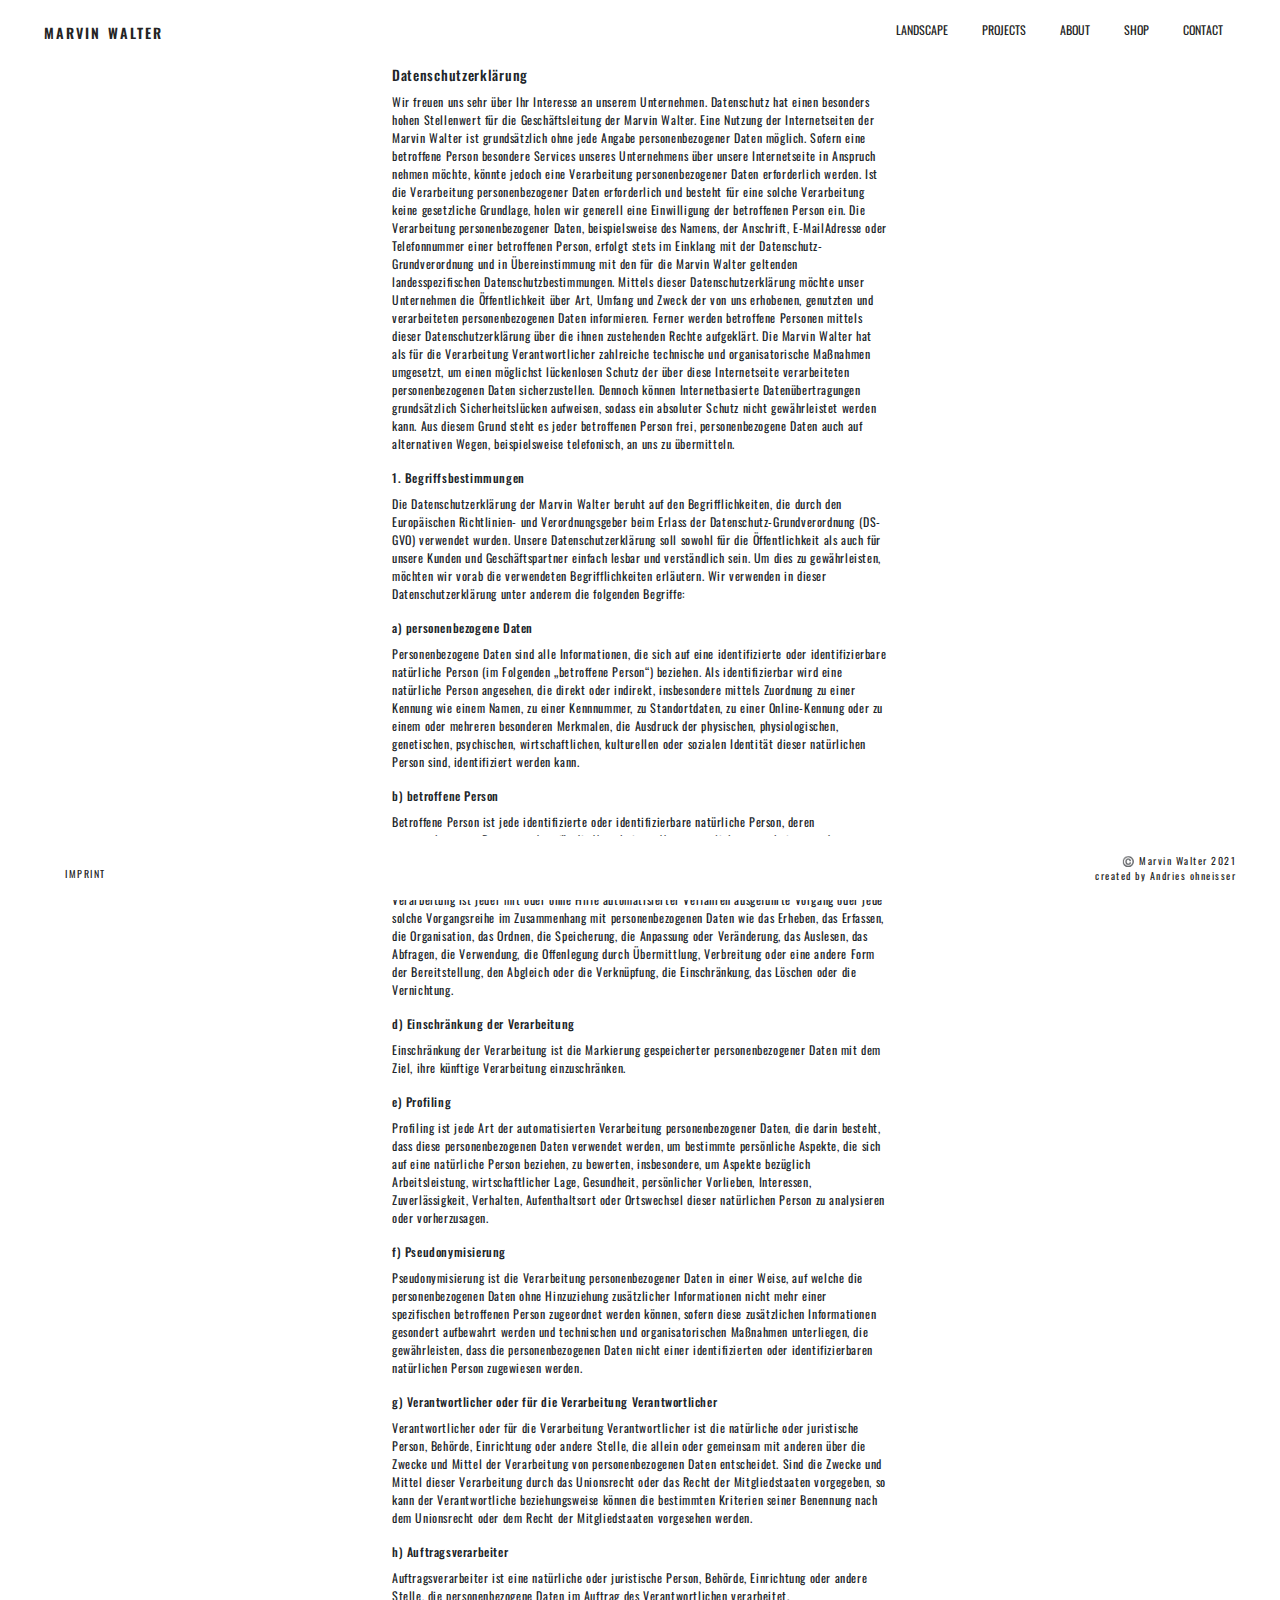
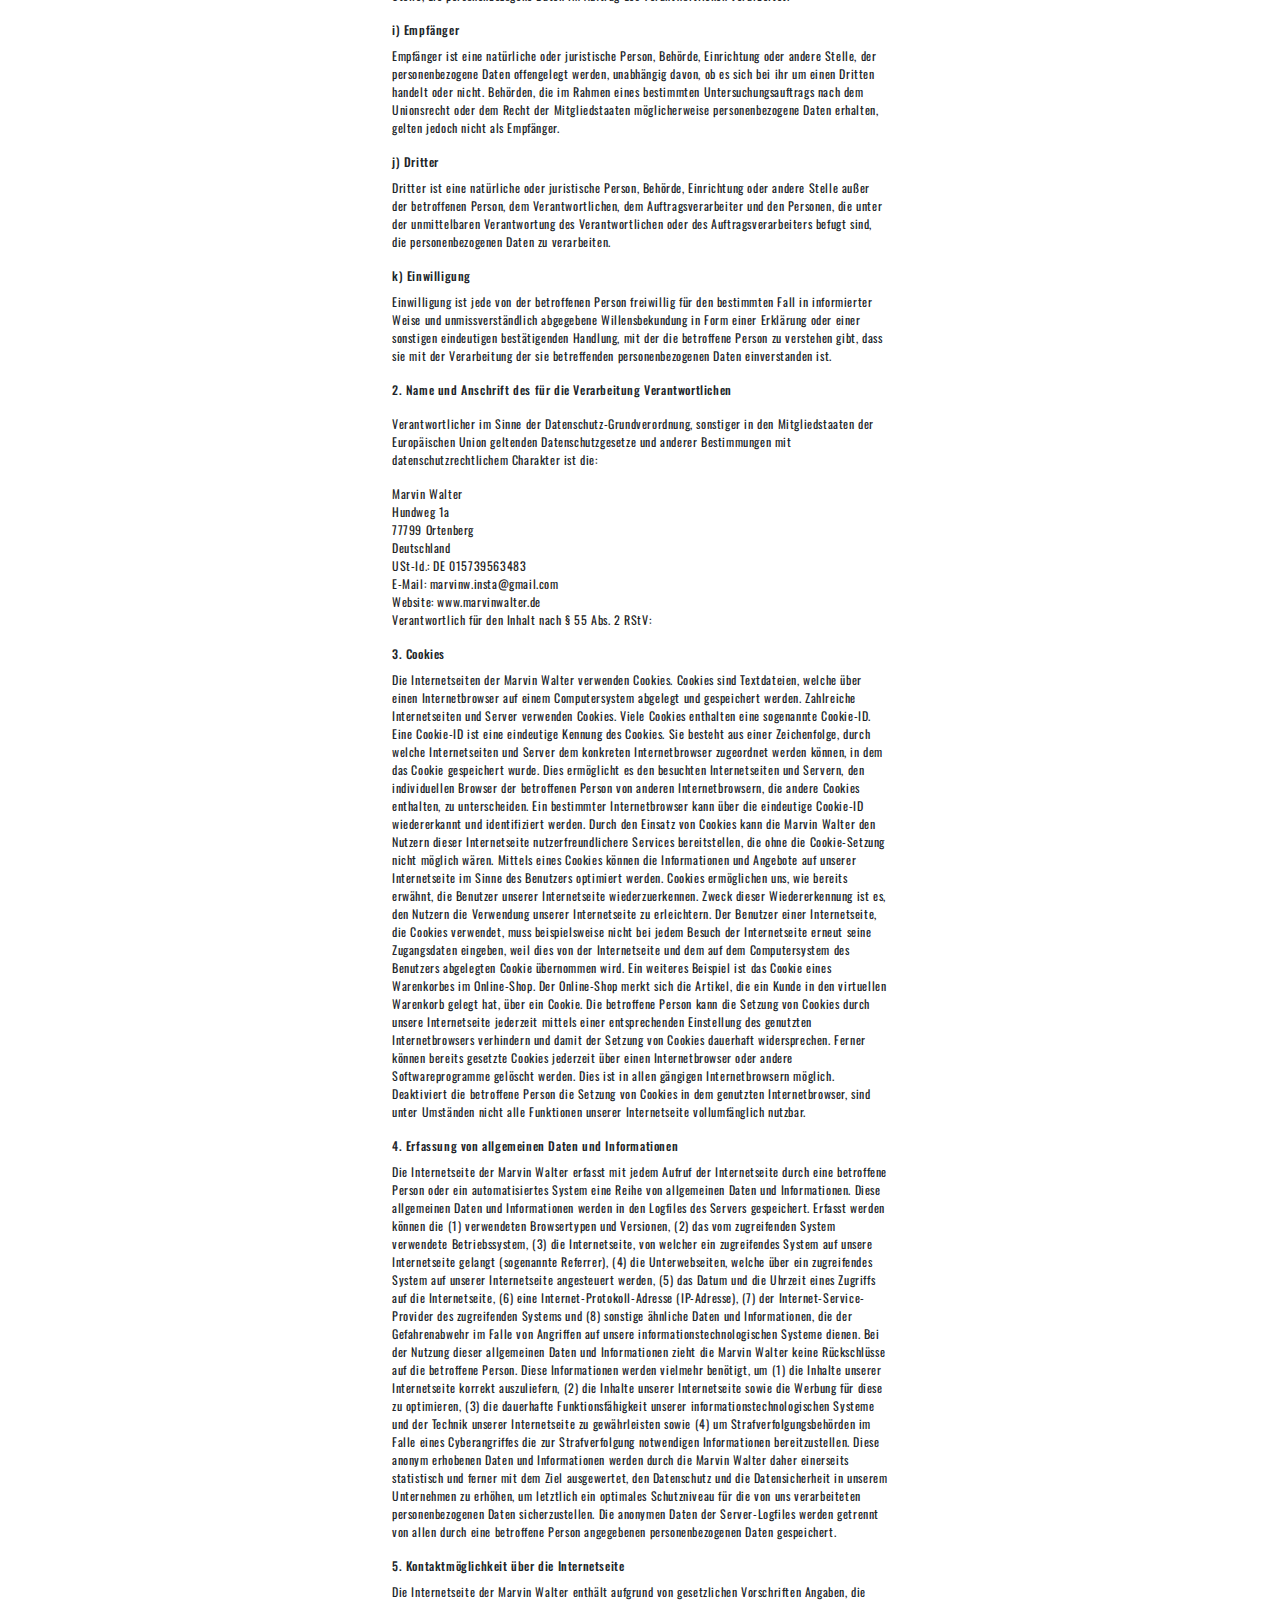
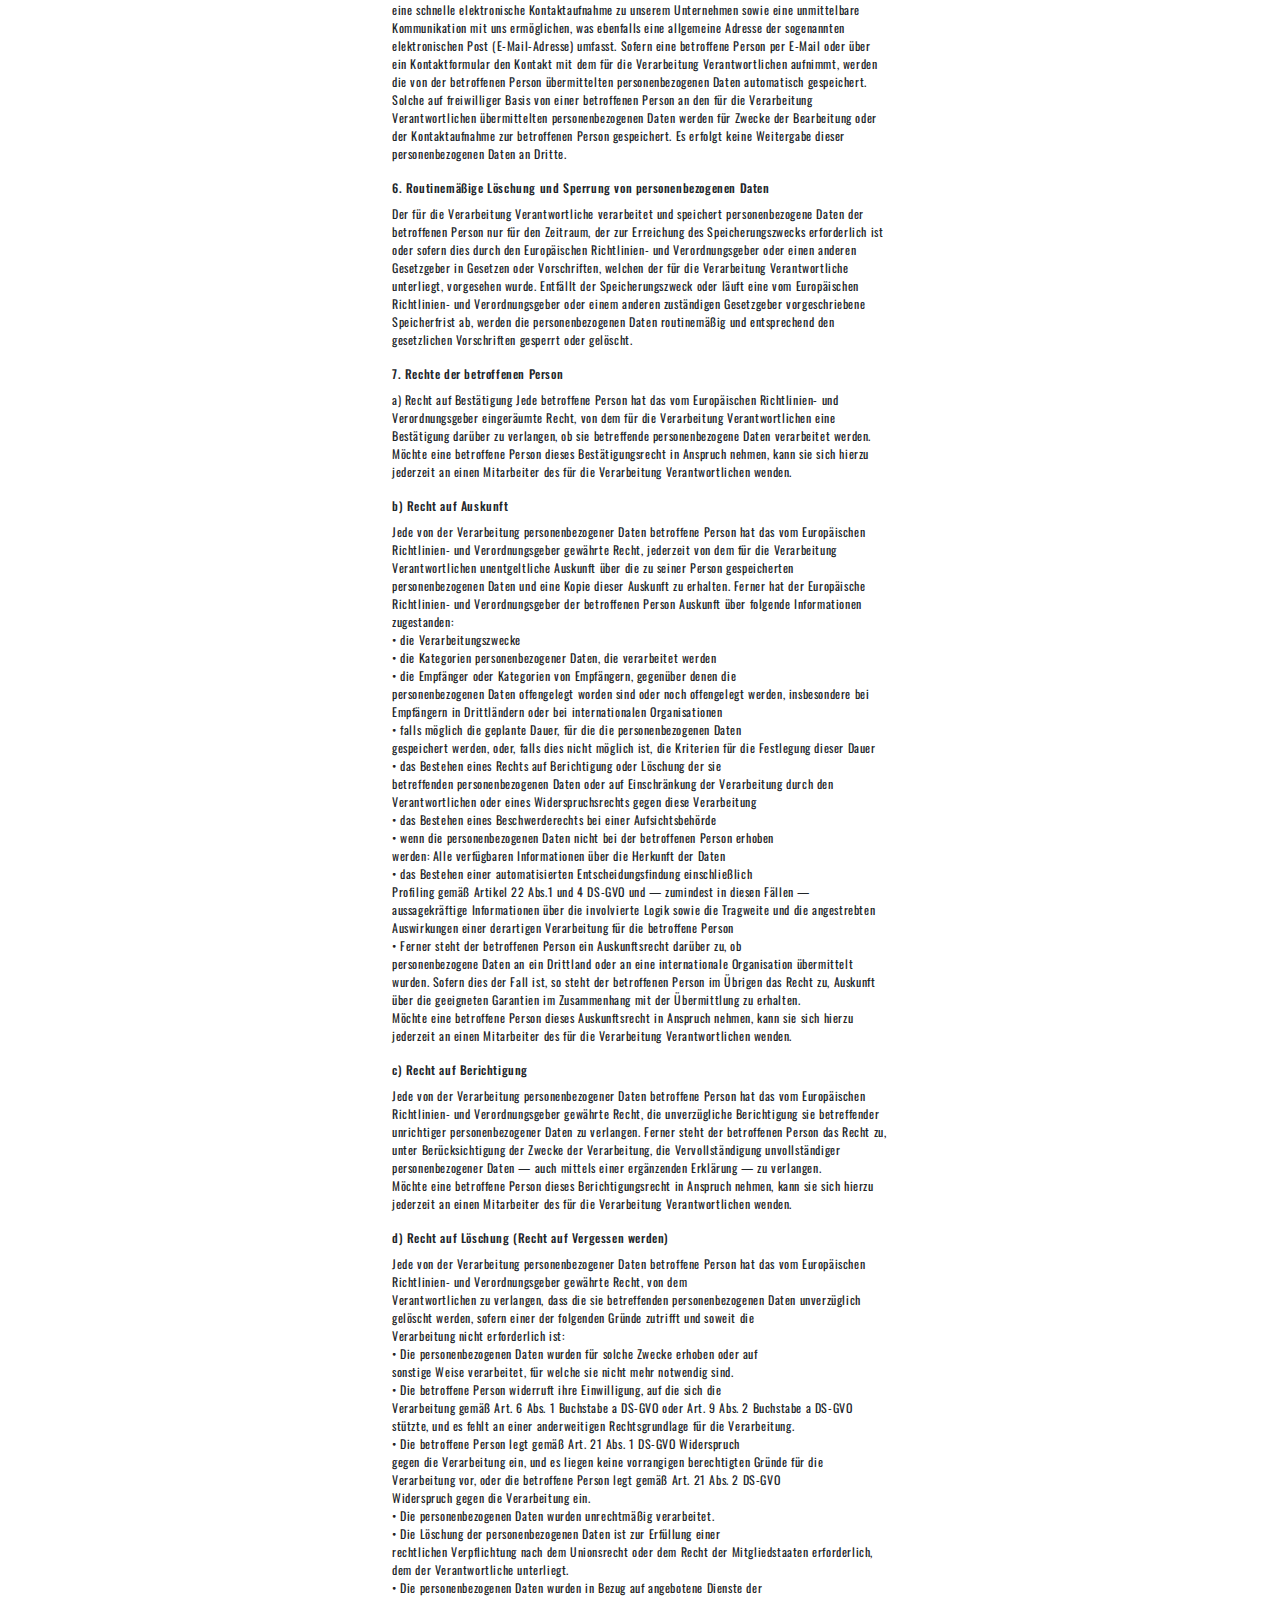
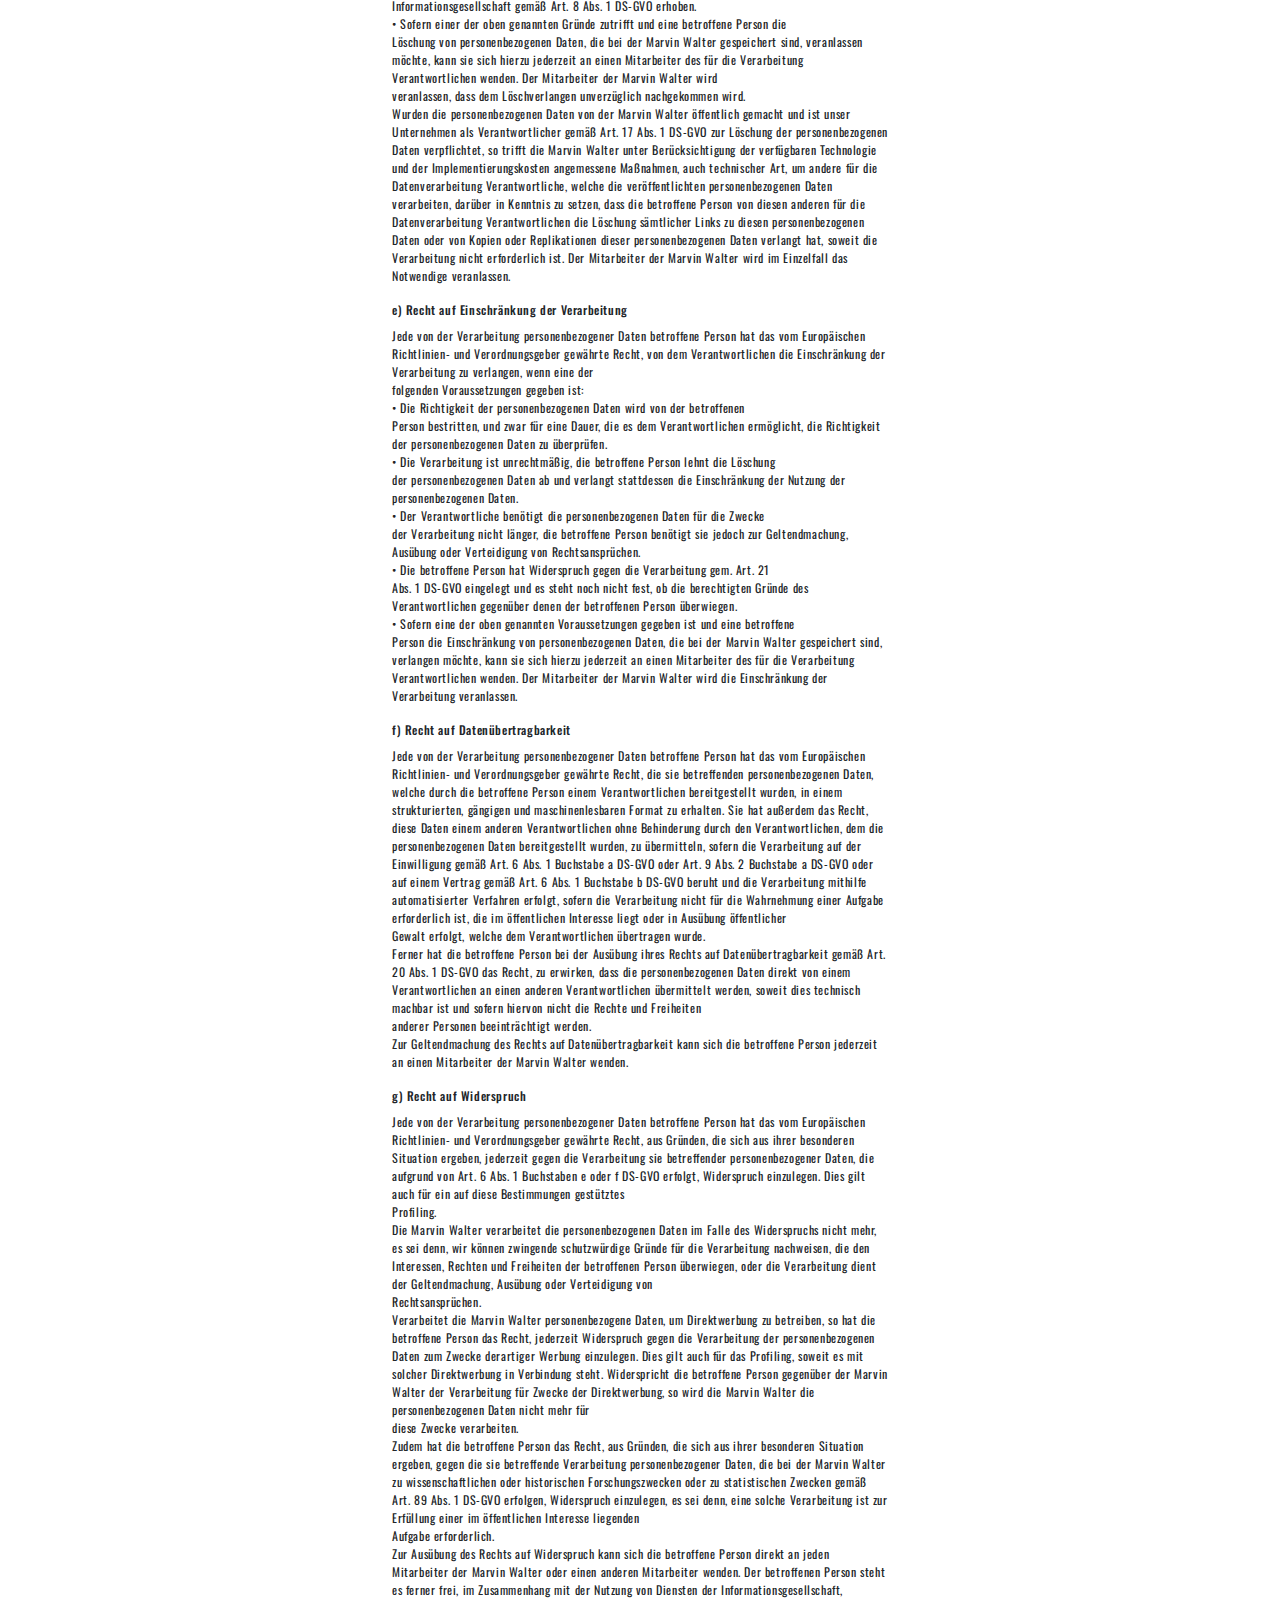
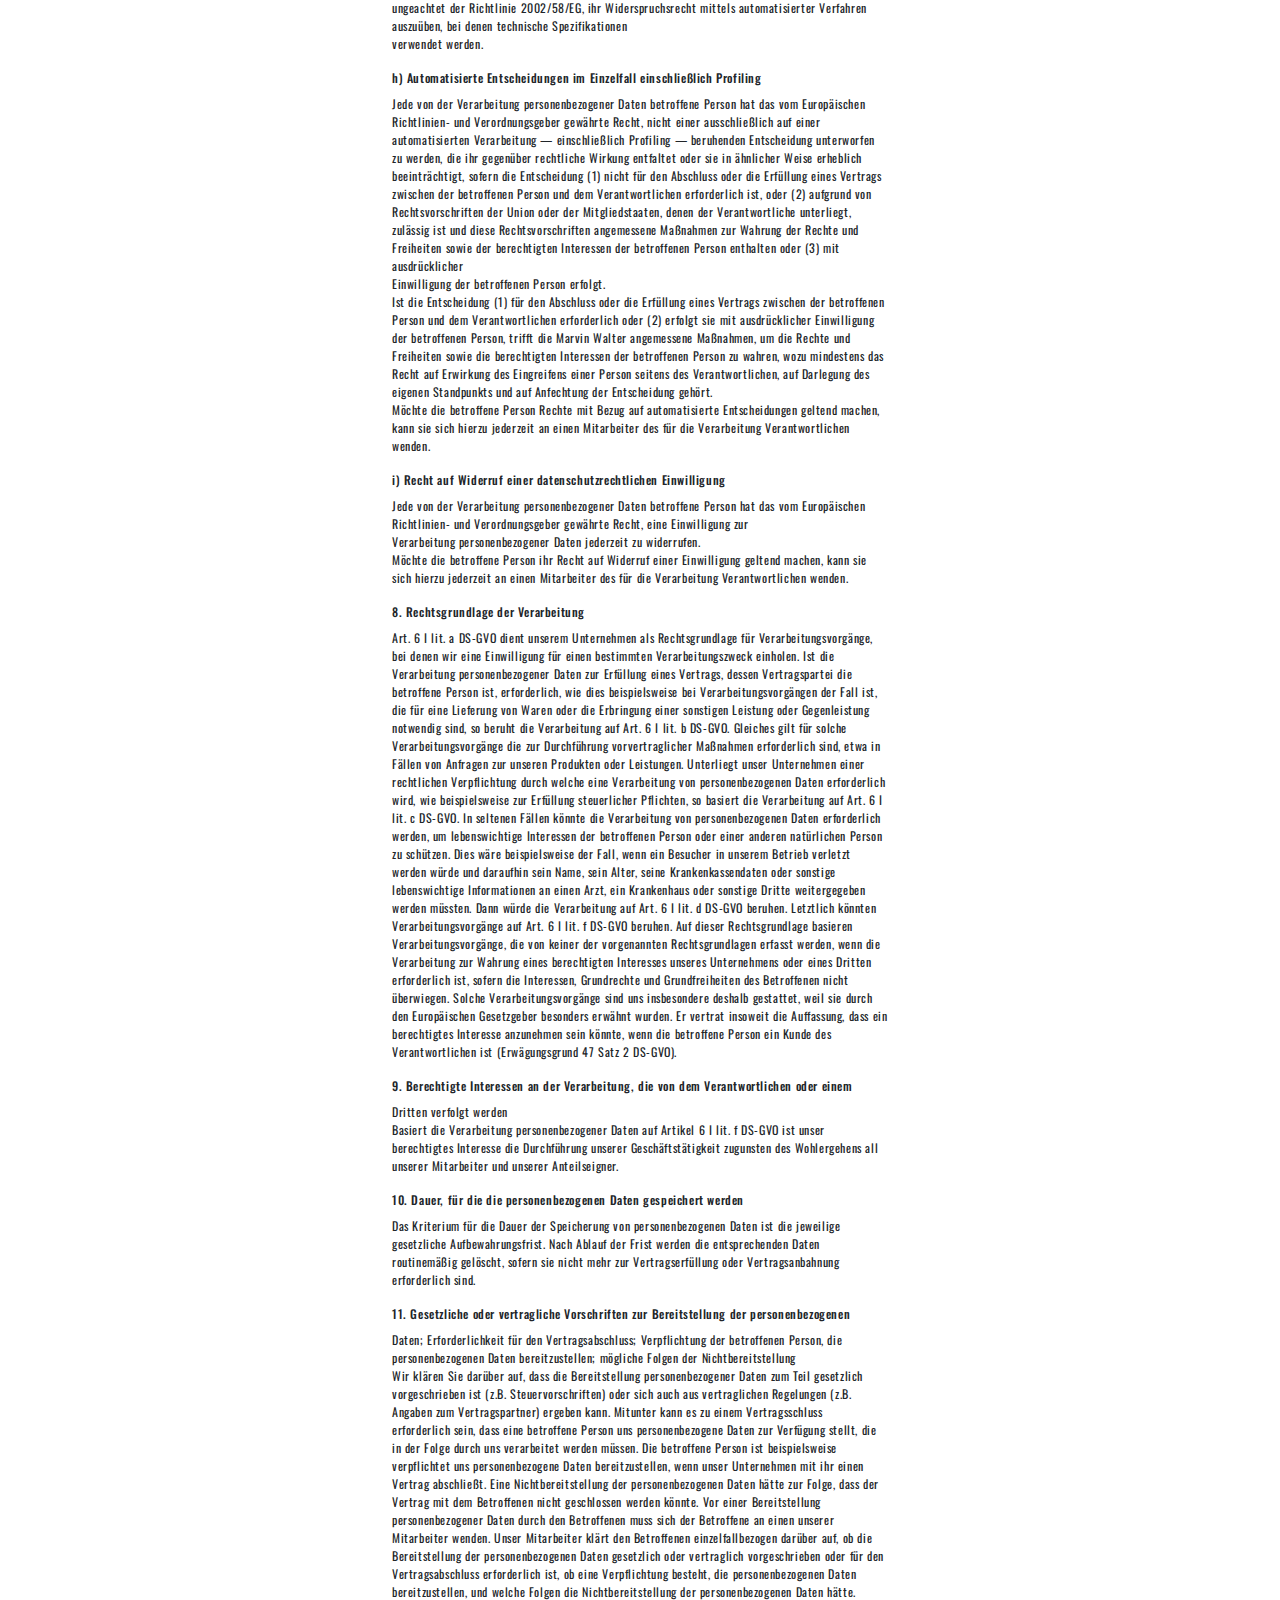
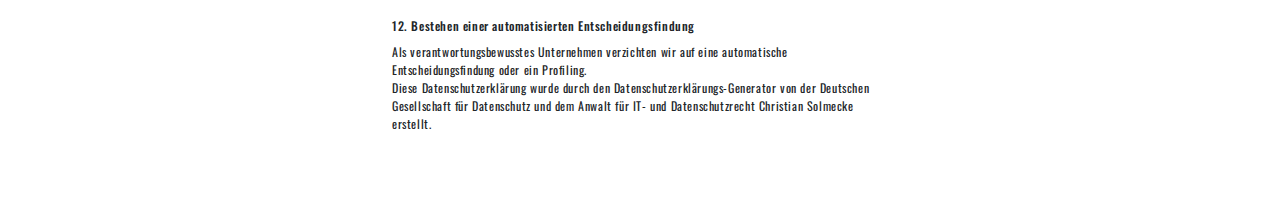
<file: privacy.html>
<!DOCTYPE html>
<html lang="en">

<head>
    <meta charset="UTF-8">
    <meta http-equiv="X-UA-Compatible" content="IE=edge">
    <meta name="viewport" content="width=device-width, initial-scale=1.0">
    <title>MARVIN WALTER</title>
    <!-- all fonts goes here -->
    <link href="https://fonts.googleapis.com/css2?family=Oswald:wght@300;500;600;700&display=swap" rel="stylesheet">

    <!-- all css goes here -->
    <link href="css/bootstrap.min.css" rel="stylesheet">
    <link rel="stylesheet" href="css/style.css">
    <link rel="stylesheet" href="css/responsive.css">
</head>

<body>
    <!-- privacy start here -->
    <section id="privacy" class="active">
        <div class="privacyText">
            <h3>Datenschutzerklärung</h3>
            <p>
                Wir freuen uns sehr über Ihr Interesse an unserem Unternehmen. Datenschutz hat einen besonders
                hohen Stellenwert für die Geschäftsleitung der Marvin Walter. Eine Nutzung der Internetseiten der
                Marvin Walter ist grundsätzlich ohne jede Angabe personenbezogener Daten möglich. Sofern eine
                betroffene Person besondere Services unseres Unternehmens über unsere Internetseite in Anspruch
                nehmen möchte, könnte jedoch eine Verarbeitung personenbezogener Daten erforderlich werden. Ist
                die Verarbeitung personenbezogener Daten erforderlich und besteht für eine solche Verarbeitung
                keine gesetzliche Grundlage, holen wir generell eine Einwilligung der betroffenen Person ein.
                Die Verarbeitung personenbezogener Daten, beispielsweise des Namens, der Anschrift, E-MailAdresse oder
                Telefonnummer einer betroffenen Person, erfolgt stets im Einklang mit der
                Datenschutz-Grundverordnung und in Übereinstimmung mit den für die Marvin Walter geltenden
                landesspezifischen Datenschutzbestimmungen. Mittels dieser Datenschutzerklärung möchte unser
                Unternehmen die Öffentlichkeit über Art, Umfang und Zweck der von uns erhobenen, genutzten
                und verarbeiteten personenbezogenen Daten informieren. Ferner werden betroffene Personen
                mittels dieser Datenschutzerklärung über die ihnen zustehenden Rechte aufgeklärt.
                Die Marvin Walter hat als für die Verarbeitung Verantwortlicher zahlreiche technische und
                organisatorische Maßnahmen umgesetzt, um einen möglichst lückenlosen Schutz der über diese
                Internetseite verarbeiteten personenbezogenen Daten sicherzustellen. Dennoch können
                Internetbasierte Datenübertragungen grundsätzlich Sicherheitslücken aufweisen, sodass ein
                absoluter Schutz nicht gewährleistet werden kann. Aus diesem Grund steht es jeder betroffenen
                Person frei, personenbezogene Daten auch auf alternativen Wegen, beispielsweise telefonisch, an
                uns zu übermitteln.
            </p>

            <h4>1. Begriffsbestimmungen</h4>
            <p>
                Die Datenschutzerklärung der Marvin Walter beruht auf den Begrifflichkeiten, die durch den
                Europäischen Richtlinien- und Verordnungsgeber beim Erlass der Datenschutz-Grundverordnung
                (DS-GVO) verwendet wurden. Unsere Datenschutzerklärung soll sowohl für die Öffentlichkeit als
                auch für unsere Kunden und Geschäftspartner einfach lesbar und verständlich sein. Um dies zu
                gewährleisten, möchten wir vorab die verwendeten Begrifflichkeiten erläutern.
                Wir verwenden in dieser Datenschutzerklärung unter anderem die folgenden Begriffe:
            </p>

            <h4> a) personenbezogene Daten</h4>
            <p>
                Personenbezogene Daten sind alle Informationen, die sich auf eine identifizierte oder
                identifizierbare natürliche Person (im Folgenden „betroffene Person“) beziehen. Als
                identifizierbar wird eine natürliche Person angesehen, die direkt oder indirekt, insbesondere
                mittels Zuordnung zu einer Kennung wie einem Namen, zu einer Kennnummer, zu
                Standortdaten, zu einer Online-Kennung oder zu einem oder mehreren besonderen
                Merkmalen, die Ausdruck der physischen, physiologischen, genetischen, psychischen,
                wirtschaftlichen, kulturellen oder sozialen Identität dieser natürlichen Person sind,
                identifiziert werden kann.
            </p>

            <h4>b) betroffene Person</h4>
            <p>
                Betroffene Person ist jede identifizierte oder identifizierbare natürliche Person, deren
                personenbezogene Daten von dem für die Verarbeitung Verantwortlichen verarbeitet werden.
            </p>
            <h4>• c) Verarbeitung</h4>
            <p>
                Verarbeitung ist jeder mit oder ohne Hilfe automatisierter Verfahren ausgeführte Vorgang
                oder jede solche Vorgangsreihe im Zusammenhang mit personenbezogenen Daten wie das
                Erheben, das Erfassen, die Organisation, das Ordnen, die Speicherung, die Anpassung oder
                Veränderung, das Auslesen, das Abfragen, die Verwendung, die Offenlegung durch
                Übermittlung, Verbreitung oder eine andere Form der Bereitstellung, den Abgleich oder die
                Verknüpfung, die Einschränkung, das Löschen oder die Vernichtung.
            </p>

            <h4>d) Einschränkung der Verarbeitung</h4>
            <p>
                Einschränkung der Verarbeitung ist die Markierung gespeicherter personenbezogener Daten
                mit dem Ziel, ihre künftige Verarbeitung einzuschränken.
            </p>

            <h4>e) Profiling</h4>
            <p>
                Profiling ist jede Art der automatisierten Verarbeitung personenbezogener Daten, die darin
                besteht, dass diese personenbezogenen Daten verwendet werden, um bestimmte persönliche
                Aspekte, die sich auf eine natürliche Person beziehen, zu bewerten, insbesondere, um
                Aspekte bezüglich Arbeitsleistung, wirtschaftlicher Lage, Gesundheit, persönlicher
                Vorlieben, Interessen, Zuverlässigkeit, Verhalten, Aufenthaltsort oder Ortswechsel dieser
                natürlichen Person zu analysieren oder vorherzusagen.
            </p>

            <h4>f) Pseudonymisierung</h4>
            <p>
                Pseudonymisierung ist die Verarbeitung personenbezogener Daten in einer Weise, auf
                welche die personenbezogenen Daten ohne Hinzuziehung zusätzlicher Informationen nicht
                mehr einer spezifischen betroffenen Person zugeordnet werden können, sofern diese
                zusätzlichen Informationen gesondert aufbewahrt werden und technischen und
                organisatorischen Maßnahmen unterliegen, die gewährleisten, dass die personenbezogenen
                Daten nicht einer identifizierten oder identifizierbaren natürlichen Person zugewiesen
                werden.
            </p>

            <h4>g) Verantwortlicher oder für die Verarbeitung Verantwortlicher</h4>
            <p>
                Verantwortlicher oder für die Verarbeitung Verantwortlicher ist die natürliche oder
                juristische Person, Behörde, Einrichtung oder andere Stelle, die allein oder gemeinsam mit
                anderen über die Zwecke und Mittel der Verarbeitung von personenbezogenen Daten
                entscheidet. Sind die Zwecke und Mittel dieser Verarbeitung durch das Unionsrecht oder das
                Recht der Mitgliedstaaten vorgegeben, so kann der Verantwortliche beziehungsweise
                können die bestimmten Kriterien seiner Benennung nach dem Unionsrecht oder dem Recht
                der Mitgliedstaaten vorgesehen werden.
            </p>

            <h4>h) Auftragsverarbeiter</h4>
            <p>
                Auftragsverarbeiter ist eine natürliche oder juristische Person, Behörde, Einrichtung oder
                andere Stelle, die personenbezogene Daten im Auftrag des Verantwortlichen verarbeitet.
            </p>

            <h4>i) Empfänger</h4>
            <p>
                Empfänger ist eine natürliche oder juristische Person, Behörde, Einrichtung oder andere
                Stelle, der personenbezogene Daten offengelegt werden, unabhängig davon, ob es sich bei
                ihr um einen Dritten handelt oder nicht. Behörden, die im Rahmen eines bestimmten
                Untersuchungsauftrags nach dem Unionsrecht oder dem Recht der Mitgliedstaaten
                möglicherweise personenbezogene Daten erhalten, gelten jedoch nicht als Empfänger.
            </p>

            <h4>j) Dritter</h4>
            <p>
                Dritter ist eine natürliche oder juristische Person, Behörde, Einrichtung oder andere Stelle
                außer der betroffenen Person, dem Verantwortlichen, dem Auftragsverarbeiter und den
                Personen, die unter der unmittelbaren Verantwortung des Verantwortlichen oder des
                Auftragsverarbeiters befugt sind, die personenbezogenen Daten zu verarbeiten.
            </p>

            <h4>k) Einwilligung</h4>
            <p>
                Einwilligung ist jede von der betroffenen Person freiwillig für den bestimmten Fall in
                informierter Weise und unmissverständlich abgegebene Willensbekundung in Form einer
                Erklärung oder einer sonstigen eindeutigen bestätigenden Handlung, mit der die betroffene
                Person zu verstehen gibt, dass sie mit der Verarbeitung der sie betreffenden
                personenbezogenen Daten einverstanden ist.
            </p>

            <h4>2. Name und Anschrift des für die Verarbeitung Verantwortlichen</h4>
            <p>
            <p>
                Verantwortlicher im Sinne der Datenschutz-Grundverordnung, sonstiger in den Mitgliedstaaten der
                Europäischen Union geltenden Datenschutzgesetze und anderer Bestimmungen mit
                datenschutzrechtlichem Charakter ist die:
            </p>
            <a href="https://goo.gl/maps/XUgsd3dNB1Tx3h7e7">
                <span>Marvin Walter</span>
                <span>Hundweg 1a</span>
                <span>77799 Ortenberg</span>
                <span>Deutschland</span>
            </a>
            <a href="tel:+49-015739563483">USt-Id.: DE 015739563483</a>
            <a href="mailto:marvinw.insta@gmail.com">E-Mail: marvinw.insta@gmail.com</a>
            <a href="https://www.marvinwalter.de">Website: www.marvinwalter.de</a>
            <span>Verantwortlich für den Inhalt nach § 55 Abs. 2 RStV:</span>
            </p>


            <h4>3. Cookies</h4>
            <p>
                Die Internetseiten der Marvin Walter verwenden Cookies. Cookies sind Textdateien, welche über
                einen Internetbrowser auf einem Computersystem abgelegt und gespeichert werden.
                Zahlreiche Internetseiten und Server verwenden Cookies. Viele Cookies enthalten eine sogenannte
                Cookie-ID. Eine Cookie-ID ist eine eindeutige Kennung des Cookies. Sie besteht aus einer
                Zeichenfolge, durch welche Internetseiten und Server dem konkreten Internetbrowser zugeordnet
                werden können, in dem das Cookie gespeichert wurde. Dies ermöglicht es den besuchten
                Internetseiten und Servern, den individuellen Browser der betroffenen Person von anderen
                Internetbrowsern, die andere Cookies enthalten, zu unterscheiden. Ein bestimmter Internetbrowser
                kann über die eindeutige Cookie-ID wiedererkannt und identifiziert werden.
                Durch den Einsatz von Cookies kann die Marvin Walter den Nutzern dieser Internetseite
                nutzerfreundlichere Services bereitstellen, die ohne die Cookie-Setzung nicht möglich wären.
                Mittels eines Cookies können die Informationen und Angebote auf unserer Internetseite im Sinne
                des Benutzers optimiert werden. Cookies ermöglichen uns, wie bereits erwähnt, die Benutzer
                unserer Internetseite wiederzuerkennen. Zweck dieser Wiedererkennung ist es, den Nutzern die
                Verwendung unserer Internetseite zu erleichtern. Der Benutzer einer Internetseite, die Cookies
                verwendet, muss beispielsweise nicht bei jedem Besuch der Internetseite erneut seine Zugangsdaten
                eingeben, weil dies von der Internetseite und dem auf dem Computersystem des Benutzers
                abgelegten Cookie übernommen wird. Ein weiteres Beispiel ist das Cookie eines Warenkorbes im
                Online-Shop. Der Online-Shop merkt sich die Artikel, die ein Kunde in den virtuellen Warenkorb
                gelegt hat, über ein Cookie.
                Die betroffene Person kann die Setzung von Cookies durch unsere Internetseite jederzeit mittels
                einer entsprechenden Einstellung des genutzten Internetbrowsers verhindern und damit der Setzung
                von Cookies dauerhaft widersprechen. Ferner können bereits gesetzte Cookies jederzeit über einen
                Internetbrowser oder andere Softwareprogramme gelöscht werden. Dies ist in allen gängigen
                Internetbrowsern möglich. Deaktiviert die betroffene Person die Setzung von Cookies in dem
                genutzten Internetbrowser, sind unter Umständen nicht alle Funktionen unserer Internetseite
                vollumfänglich nutzbar.
            </p>

            <h4>4. Erfassung von allgemeinen Daten und Informationen</h4>
            <p>
                Die Internetseite der Marvin Walter erfasst mit jedem Aufruf der Internetseite durch eine betroffene
                Person oder ein automatisiertes System eine Reihe von allgemeinen Daten und Informationen.
                Diese allgemeinen Daten und Informationen werden in den Logfiles des Servers gespeichert. Erfasst
                werden können die (1) verwendeten Browsertypen und Versionen, (2) das vom zugreifenden
                System verwendete Betriebssystem, (3) die Internetseite, von welcher ein zugreifendes System auf
                unsere Internetseite gelangt (sogenannte Referrer), (4) die Unterwebseiten, welche über ein
                zugreifendes System auf unserer Internetseite angesteuert werden, (5) das Datum und die Uhrzeit
                eines Zugriffs auf die Internetseite, (6) eine Internet-Protokoll-Adresse (IP-Adresse), (7) der
                Internet-Service-Provider des zugreifenden Systems und (8) sonstige ähnliche Daten und
                Informationen, die der Gefahrenabwehr im Falle von Angriffen auf unsere
                informationstechnologischen Systeme dienen.
                Bei der Nutzung dieser allgemeinen Daten und Informationen zieht die Marvin Walter keine
                Rückschlüsse auf die betroffene Person. Diese Informationen werden vielmehr benötigt, um (1) die
                Inhalte unserer Internetseite korrekt auszuliefern, (2) die Inhalte unserer Internetseite sowie die
                Werbung für diese zu optimieren, (3) die dauerhafte Funktionsfähigkeit unserer
                informationstechnologischen Systeme und der Technik unserer Internetseite zu gewährleisten sowie
                (4) um Strafverfolgungsbehörden im Falle eines Cyberangriffes die zur Strafverfolgung
                notwendigen Informationen bereitzustellen. Diese anonym erhobenen Daten und Informationen
                werden durch die Marvin Walter daher einerseits statistisch und ferner mit dem Ziel ausgewertet,
                den Datenschutz und die Datensicherheit in unserem Unternehmen zu erhöhen, um letztlich ein
                optimales Schutzniveau für die von uns verarbeiteten personenbezogenen Daten sicherzustellen.
                Die anonymen Daten der Server-Logfiles werden getrennt von allen durch eine betroffene Person
                angegebenen personenbezogenen Daten gespeichert.
            </p>

            <h4>5. Kontaktmöglichkeit über die Internetseite</h4>
            <p>
                Die Internetseite der Marvin Walter enthält aufgrund von gesetzlichen Vorschriften Angaben, die
                eine schnelle elektronische Kontaktaufnahme zu unserem Unternehmen sowie eine unmittelbare
                Kommunikation mit uns ermöglichen, was ebenfalls eine allgemeine Adresse der sogenannten
                elektronischen Post (E-Mail-Adresse) umfasst. Sofern eine betroffene Person per E-Mail oder über
                ein Kontaktformular den Kontakt mit dem für die Verarbeitung Verantwortlichen aufnimmt, werden
                die von der betroffenen Person übermittelten personenbezogenen Daten automatisch gespeichert.
                Solche auf freiwilliger Basis von einer betroffenen Person an den für die Verarbeitung
                Verantwortlichen übermittelten personenbezogenen Daten werden für Zwecke der Bearbeitung oder
                der Kontaktaufnahme zur betroffenen Person gespeichert. Es erfolgt keine Weitergabe dieser
                personenbezogenen Daten an Dritte.
            </p>

            <h4>6. Routinemäßige Löschung und Sperrung von personenbezogenen Daten</h4>
            <p>
                Der für die Verarbeitung Verantwortliche verarbeitet und speichert personenbezogene Daten der
                betroffenen Person nur für den Zeitraum, der zur Erreichung des Speicherungszwecks erforderlich
                ist oder sofern dies durch den Europäischen Richtlinien- und Verordnungsgeber oder einen anderen
                Gesetzgeber in Gesetzen oder Vorschriften, welchen der für die Verarbeitung Verantwortliche
                unterliegt, vorgesehen wurde.
                Entfällt der Speicherungszweck oder läuft eine vom Europäischen Richtlinien- und
                Verordnungsgeber oder einem anderen zuständigen Gesetzgeber vorgeschriebene Speicherfrist ab,
                werden die personenbezogenen Daten routinemäßig und entsprechend den gesetzlichen Vorschriften
                gesperrt oder gelöscht.
            </p>

            <h4>7. Rechte der betroffenen Person</h4>
            <p>
                a) Recht auf Bestätigung
                Jede betroffene Person hat das vom Europäischen Richtlinien- und Verordnungsgeber
                eingeräumte Recht, von dem für die Verarbeitung Verantwortlichen eine Bestätigung darüber
                zu verlangen, ob sie betreffende personenbezogene Daten verarbeitet werden. Möchte eine
                betroffene Person dieses Bestätigungsrecht in Anspruch nehmen, kann sie sich hierzu
                jederzeit an einen Mitarbeiter des für die Verarbeitung Verantwortlichen wenden.
            </p>

            <h4>b) Recht auf Auskunft</h4>
            <p>
                Jede von der Verarbeitung personenbezogener Daten betroffene Person hat das vom
                Europäischen Richtlinien- und Verordnungsgeber gewährte Recht, jederzeit von dem für die
                Verarbeitung Verantwortlichen unentgeltliche Auskunft über die zu seiner Person
                gespeicherten personenbezogenen Daten und eine Kopie dieser Auskunft zu erhalten. Ferner
                hat der Europäische Richtlinien- und Verordnungsgeber der betroffenen Person Auskunft
                über folgende Informationen zugestanden:
                <span>• die Verarbeitungszwecke</span>
                <span>• die Kategorien personenbezogener Daten, die verarbeitet werden</span>
                <span>• die Empfänger oder Kategorien von Empfängern, gegenüber denen die</span>
                personenbezogenen Daten offengelegt worden sind oder noch offengelegt werden,
                insbesondere bei Empfängern in Drittländern oder bei internationalen Organisationen
                <span>• falls möglich die geplante Dauer, für die die personenbezogenen Daten</span>
                gespeichert werden, oder, falls dies nicht möglich ist, die Kriterien für die Festlegung
                dieser Dauer
                <span> • das Bestehen eines Rechts auf Berichtigung oder Löschung der sie</span>
                betreffenden personenbezogenen Daten oder auf Einschränkung der Verarbeitung
                durch den Verantwortlichen oder eines Widerspruchsrechts gegen diese Verarbeitung
                <span>• das Bestehen eines Beschwerderechts bei einer Aufsichtsbehörde</span>
                <span> • wenn die personenbezogenen Daten nicht bei der betroffenen Person erhoben</span>
                werden: Alle verfügbaren Informationen über die Herkunft der Daten
                <span> • das Bestehen einer automatisierten Entscheidungsfindung einschließlich</span>
                Profiling gemäß Artikel 22 Abs.1 und 4 DS-GVO und — zumindest in diesen Fällen
                — aussagekräftige Informationen über die involvierte Logik sowie die Tragweite
                und die angestrebten Auswirkungen einer derartigen Verarbeitung für die betroffene
                Person
                <span>• Ferner steht der betroffenen Person ein Auskunftsrecht darüber zu, ob</span>
                personenbezogene Daten an ein Drittland oder an eine internationale Organisation
                übermittelt wurden. Sofern dies der Fall ist, so steht der betroffenen Person im Übrigen das
                Recht zu, Auskunft über die geeigneten Garantien im Zusammenhang mit der Übermittlung
                zu erhalten. <br>
                <span>
                    Möchte eine betroffene Person dieses Auskunftsrecht in Anspruch nehmen, kann sie sich
                    hierzu jederzeit an einen Mitarbeiter des für die Verarbeitung Verantwortlichen wenden.
                </span>
            </p>

            <h4>c) Recht auf Berichtigung</h4>
            <p>
                Jede von der Verarbeitung personenbezogener Daten betroffene Person hat das vom
                Europäischen Richtlinien- und Verordnungsgeber gewährte Recht, die unverzügliche
                Berichtigung sie betreffender unrichtiger personenbezogener Daten zu verlangen. Ferner
                steht der betroffenen Person das Recht zu, unter Berücksichtigung der Zwecke der
                Verarbeitung, die Vervollständigung unvollständiger personenbezogener Daten — auch
                mittels einer ergänzenden Erklärung — zu verlangen.
                <span>
                    Möchte eine betroffene Person dieses Berichtigungsrecht in Anspruch nehmen, kann sie sich
                    hierzu jederzeit an einen Mitarbeiter des für die Verarbeitung Verantwortlichen wenden.
                </span>
            </p>

            <h4>d) Recht auf Löschung (Recht auf Vergessen werden)</h4>
            <p>
                Jede von der Verarbeitung personenbezogener Daten betroffene Person hat das vom
                Europäischen Richtlinien- und Verordnungsgeber gewährte Recht, von dem
                <span>Verantwortlichen zu verlangen, dass die sie betreffenden personenbezogenen Daten
                    unverzüglich gelöscht werden, sofern einer der folgenden Gründe zutrifft und soweit die</span>
                Verarbeitung nicht erforderlich ist:
                <span>• Die personenbezogenen Daten wurden für solche Zwecke erhoben oder auf</span>
                sonstige Weise verarbeitet, für welche sie nicht mehr notwendig sind.
                <span>• Die betroffene Person widerruft ihre Einwilligung, auf die sich die</span>
                Verarbeitung gemäß Art. 6 Abs. 1 Buchstabe a DS-GVO oder Art. 9 Abs. 2
                Buchstabe a DS-GVO stützte, und es fehlt an einer anderweitigen Rechtsgrundlage
                für die Verarbeitung.
                <span> • Die betroffene Person legt gemäß Art. 21 Abs. 1 DS-GVO Widerspruch</span>
                gegen die Verarbeitung ein, und es liegen keine vorrangigen berechtigten Gründe für
                die Verarbeitung vor, oder die betroffene Person legt gemäß Art. 21 Abs. 2 DS-GVO
                <span>Widerspruch gegen die Verarbeitung ein.</span>
                <span>• Die personenbezogenen Daten wurden unrechtmäßig verarbeitet.</span>
                <span>• Die Löschung der personenbezogenen Daten ist zur Erfüllung einer</span>
                rechtlichen Verpflichtung nach dem Unionsrecht oder dem Recht der Mitgliedstaaten
                erforderlich, dem der Verantwortliche unterliegt.
                <span>• Die personenbezogenen Daten wurden in Bezug auf angebotene Dienste der</span>
                Informationsgesellschaft gemäß Art. 8 Abs. 1 DS-GVO erhoben.
                <span>• Sofern einer der oben genannten Gründe zutrifft und eine betroffene Person die</span>
                Löschung von personenbezogenen Daten, die bei der Marvin Walter gespeichert sind,
                veranlassen möchte, kann sie sich hierzu jederzeit an einen Mitarbeiter des für die
                Verarbeitung Verantwortlichen wenden. Der Mitarbeiter der Marvin Walter wird
                <span>veranlassen, dass dem Löschverlangen unverzüglich nachgekommen wird.</span>
                Wurden die personenbezogenen Daten von der Marvin Walter öffentlich gemacht und ist
                unser Unternehmen als Verantwortlicher gemäß Art. 17 Abs. 1 DS-GVO zur Löschung der
                personenbezogenen Daten verpflichtet, so trifft die Marvin Walter unter Berücksichtigung
                der verfügbaren Technologie und der Implementierungskosten angemessene Maßnahmen,
                auch technischer Art, um andere für die Datenverarbeitung Verantwortliche, welche die
                veröffentlichten personenbezogenen Daten verarbeiten, darüber in Kenntnis zu setzen, dass
                die betroffene Person von diesen anderen für die Datenverarbeitung Verantwortlichen die
                Löschung sämtlicher Links zu diesen personenbezogenen Daten oder von Kopien oder
                Replikationen dieser personenbezogenen Daten verlangt hat, soweit die Verarbeitung nicht
                erforderlich ist. Der Mitarbeiter der Marvin Walter wird im Einzelfall das Notwendige
                veranlassen.
            </p>

            <h4>e) Recht auf Einschränkung der Verarbeitung</h4>
            <p>
                Jede von der Verarbeitung personenbezogener Daten betroffene Person hat das vom
                Europäischen Richtlinien- und Verordnungsgeber gewährte Recht, von dem
                Verantwortlichen die Einschränkung der Verarbeitung zu verlangen, wenn eine der
                <span>folgenden Voraussetzungen gegeben ist:</span>
                <span> • Die Richtigkeit der personenbezogenen Daten wird von der betroffenen</span>
                Person bestritten, und zwar für eine Dauer, die es dem Verantwortlichen ermöglicht,
                die Richtigkeit der personenbezogenen Daten zu überprüfen.
                <span>• Die Verarbeitung ist unrechtmäßig, die betroffene Person lehnt die Löschung</span>
                der personenbezogenen Daten ab und verlangt stattdessen die Einschränkung der
                Nutzung der personenbezogenen Daten.
                <span>• Der Verantwortliche benötigt die personenbezogenen Daten für die Zwecke</span>
                der Verarbeitung nicht länger, die betroffene Person benötigt sie jedoch zur
                Geltendmachung, Ausübung oder Verteidigung von Rechtsansprüchen.
                <span>• Die betroffene Person hat Widerspruch gegen die Verarbeitung gem. Art. 21</span>
                Abs. 1 DS-GVO eingelegt und es steht noch nicht fest, ob die berechtigten Gründe
                des Verantwortlichen gegenüber denen der betroffenen Person überwiegen.
                <span> • Sofern eine der oben genannten Voraussetzungen gegeben ist und eine betroffene</span>
                Person die Einschränkung von personenbezogenen Daten, die bei der Marvin Walter
                gespeichert sind, verlangen möchte, kann sie sich hierzu jederzeit an einen Mitarbeiter des
                für die Verarbeitung Verantwortlichen wenden. Der Mitarbeiter der Marvin Walter wird die
                Einschränkung der Verarbeitung veranlassen.
            </p>

            <h4>f) Recht auf Datenübertragbarkeit</h4>
            <p>
                Jede von der Verarbeitung personenbezogener Daten betroffene Person hat das vom
                Europäischen Richtlinien- und Verordnungsgeber gewährte Recht, die sie betreffenden
                personenbezogenen Daten, welche durch die betroffene Person einem Verantwortlichen
                bereitgestellt wurden, in einem strukturierten, gängigen und maschinenlesbaren Format zu
                erhalten. Sie hat außerdem das Recht, diese Daten einem anderen Verantwortlichen ohne
                Behinderung durch den Verantwortlichen, dem die personenbezogenen Daten bereitgestellt
                wurden, zu übermitteln, sofern die Verarbeitung auf der Einwilligung gemäß Art. 6 Abs. 1
                Buchstabe a DS-GVO oder Art. 9 Abs. 2 Buchstabe a DS-GVO oder auf einem Vertrag
                gemäß Art. 6 Abs. 1 Buchstabe b DS-GVO beruht und die Verarbeitung mithilfe
                automatisierter Verfahren erfolgt, sofern die Verarbeitung nicht für die Wahrnehmung einer
                Aufgabe erforderlich ist, die im öffentlichen Interesse liegt oder in Ausübung öffentlicher
                <span>Gewalt erfolgt, welche dem Verantwortlichen übertragen wurde.</span>
                Ferner hat die betroffene Person bei der Ausübung ihres Rechts auf Datenübertragbarkeit
                gemäß Art. 20 Abs. 1 DS-GVO das Recht, zu erwirken, dass die personenbezogenen Daten
                direkt von einem Verantwortlichen an einen anderen Verantwortlichen übermittelt werden,
                soweit dies technisch machbar ist und sofern hiervon nicht die Rechte und Freiheiten
                <span>anderer Personen beeinträchtigt werden.</span>
                Zur Geltendmachung des Rechts auf Datenübertragbarkeit kann sich die betroffene Person
                jederzeit an einen Mitarbeiter der Marvin Walter wenden.
            </p>

            <h4>g) Recht auf Widerspruch</h4>
            <p>
                Jede von der Verarbeitung personenbezogener Daten betroffene Person hat das vom
                Europäischen Richtlinien- und Verordnungsgeber gewährte Recht, aus Gründen, die sich aus
                ihrer besonderen Situation ergeben, jederzeit gegen die Verarbeitung sie betreffender
                personenbezogener Daten, die aufgrund von Art. 6 Abs. 1 Buchstaben e oder f DS-GVO
                erfolgt, Widerspruch einzulegen. Dies gilt auch für ein auf diese Bestimmungen gestütztes
                <span>Profiling.</span>
                Die Marvin Walter verarbeitet die personenbezogenen Daten im Falle des Widerspruchs
                nicht mehr, es sei denn, wir können zwingende schutzwürdige Gründe für die Verarbeitung
                nachweisen, die den Interessen, Rechten und Freiheiten der betroffenen Person überwiegen,
                oder die Verarbeitung dient der Geltendmachung, Ausübung oder Verteidigung von
                <span>Rechtsansprüchen.</span>
                Verarbeitet die Marvin Walter personenbezogene Daten, um Direktwerbung zu betreiben, so
                hat die betroffene Person das Recht, jederzeit Widerspruch gegen die Verarbeitung der
                personenbezogenen Daten zum Zwecke derartiger Werbung einzulegen. Dies gilt auch für
                das Profiling, soweit es mit solcher Direktwerbung in Verbindung steht. Widerspricht die
                betroffene Person gegenüber der Marvin Walter der Verarbeitung für Zwecke der
                Direktwerbung, so wird die Marvin Walter die personenbezogenen Daten nicht mehr für
                <span>diese Zwecke verarbeiten.</span>
                Zudem hat die betroffene Person das Recht, aus Gründen, die sich aus ihrer besonderen
                Situation ergeben, gegen die sie betreffende Verarbeitung personenbezogener Daten, die bei
                der Marvin Walter zu wissenschaftlichen oder historischen Forschungszwecken oder zu
                statistischen Zwecken gemäß Art. 89 Abs. 1 DS-GVO erfolgen, Widerspruch einzulegen, es
                sei denn, eine solche Verarbeitung ist zur Erfüllung einer im öffentlichen Interesse liegenden
                <span>Aufgabe erforderlich.</span>
                Zur Ausübung des Rechts auf Widerspruch kann sich die betroffene Person direkt an jeden
                Mitarbeiter der Marvin Walter oder einen anderen Mitarbeiter wenden. Der betroffenen
                Person steht es ferner frei, im Zusammenhang mit der Nutzung von Diensten der
                Informationsgesellschaft, ungeachtet der Richtlinie 2002/58/EG, ihr Widerspruchsrecht
                mittels automatisierter Verfahren auszuüben, bei denen technische Spezifikationen
                <span>verwendet werden.</span>
            </p>

            <h4>h) Automatisierte Entscheidungen im Einzelfall einschließlich Profiling</h4>
            <p>
                Jede von der Verarbeitung personenbezogener Daten betroffene Person hat das vom
                Europäischen Richtlinien- und Verordnungsgeber gewährte Recht, nicht einer ausschließlich
                auf einer automatisierten Verarbeitung — einschließlich Profiling — beruhenden
                Entscheidung unterworfen zu werden, die ihr gegenüber rechtliche Wirkung entfaltet oder
                sie in ähnlicher Weise erheblich beeinträchtigt, sofern die Entscheidung (1) nicht für den
                Abschluss oder die Erfüllung eines Vertrags zwischen der betroffenen Person und dem
                Verantwortlichen erforderlich ist, oder (2) aufgrund von Rechtsvorschriften der Union oder
                der Mitgliedstaaten, denen der Verantwortliche unterliegt, zulässig ist und diese
                Rechtsvorschriften angemessene Maßnahmen zur Wahrung der Rechte und Freiheiten sowie
                der berechtigten Interessen der betroffenen Person enthalten oder (3) mit ausdrücklicher
                <span>Einwilligung der betroffenen Person erfolgt.</span>
                Ist die Entscheidung (1) für den Abschluss oder die Erfüllung eines Vertrags zwischen der
                betroffenen Person und dem Verantwortlichen erforderlich oder (2) erfolgt sie mit
                ausdrücklicher Einwilligung der betroffenen Person, trifft die Marvin Walter angemessene
                Maßnahmen, um die Rechte und Freiheiten sowie die berechtigten Interessen der
                betroffenen Person zu wahren, wozu mindestens das Recht auf Erwirkung des Eingreifens
                einer Person seitens des Verantwortlichen, auf Darlegung des eigenen Standpunkts und auf
                Anfechtung der Entscheidung gehört.
                <span>
                    Möchte die betroffene Person Rechte mit Bezug auf automatisierte Entscheidungen geltend
                    machen, kann sie sich hierzu jederzeit an einen Mitarbeiter des für die Verarbeitung
                    Verantwortlichen wenden.
                </span>
            </p>

            <h4> i) Recht auf Widerruf einer datenschutzrechtlichen Einwilligung</h4>
            <p>
                Jede von der Verarbeitung personenbezogener Daten betroffene Person hat das vom
                Europäischen Richtlinien- und Verordnungsgeber gewährte Recht, eine Einwilligung zur
                <span>Verarbeitung personenbezogener Daten jederzeit zu widerrufen.</span>
                Möchte die betroffene Person ihr Recht auf Widerruf einer Einwilligung geltend machen,
                kann sie sich hierzu jederzeit an einen Mitarbeiter des für die Verarbeitung Verantwortlichen
                wenden.
            </p>

            <h4>8. Rechtsgrundlage der Verarbeitung</h4>
            <p>
                Art. 6 I lit. a DS-GVO dient unserem Unternehmen als Rechtsgrundlage für Verarbeitungsvorgänge,
                bei denen wir eine Einwilligung für einen bestimmten Verarbeitungszweck einholen. Ist die
                Verarbeitung personenbezogener Daten zur Erfüllung eines Vertrags, dessen Vertragspartei die
                betroffene Person ist, erforderlich, wie dies beispielsweise bei Verarbeitungsvorgängen der Fall ist,
                die für eine Lieferung von Waren oder die Erbringung einer sonstigen Leistung oder Gegenleistung
                notwendig sind, so beruht die Verarbeitung auf Art. 6 I lit. b DS-GVO. Gleiches gilt für solche
                Verarbeitungsvorgänge die zur Durchführung vorvertraglicher Maßnahmen erforderlich sind, etwa
                in Fällen von Anfragen zur unseren Produkten oder Leistungen. Unterliegt unser Unternehmen einer
                rechtlichen Verpflichtung durch welche eine Verarbeitung von personenbezogenen Daten
                erforderlich wird, wie beispielsweise zur Erfüllung steuerlicher Pflichten, so basiert die
                Verarbeitung auf Art. 6 I lit. c DS-GVO. In seltenen Fällen könnte die Verarbeitung von
                personenbezogenen Daten erforderlich werden, um lebenswichtige Interessen der betroffenen
                Person oder einer anderen natürlichen Person zu schützen. Dies wäre beispielsweise der Fall, wenn
                ein Besucher in unserem Betrieb verletzt werden würde und daraufhin sein Name, sein Alter, seine
                Krankenkassendaten oder sonstige lebenswichtige Informationen an einen Arzt, ein Krankenhaus
                oder sonstige Dritte weitergegeben werden müssten. Dann würde die Verarbeitung auf Art. 6 I lit. d
                DS-GVO beruhen. Letztlich könnten Verarbeitungsvorgänge auf Art. 6 I lit. f DS-GVO beruhen.
                Auf dieser Rechtsgrundlage basieren Verarbeitungsvorgänge, die von keiner der vorgenannten
                Rechtsgrundlagen erfasst werden, wenn die Verarbeitung zur Wahrung eines berechtigten Interesses
                unseres Unternehmens oder eines Dritten erforderlich ist, sofern die Interessen, Grundrechte und
                Grundfreiheiten des Betroffenen nicht überwiegen. Solche Verarbeitungsvorgänge sind uns
                insbesondere deshalb gestattet, weil sie durch den Europäischen Gesetzgeber besonders erwähnt
                wurden. Er vertrat insoweit die Auffassung, dass ein berechtigtes Interesse anzunehmen sein
                könnte, wenn die betroffene Person ein Kunde des Verantwortlichen ist (Erwägungsgrund 47 Satz 2
                DS-GVO).
            </p>

            <h4>9. Berechtigte Interessen an der Verarbeitung, die von dem Verantwortlichen oder einem</h4>
            <p>
                <span> Dritten verfolgt werden</span>
                Basiert die Verarbeitung personenbezogener Daten auf Artikel 6 I lit. f DS-GVO ist unser
                berechtigtes Interesse die Durchführung unserer Geschäftstätigkeit zugunsten des Wohlergehens all
                unserer Mitarbeiter und unserer Anteilseigner.
            </p>

            <h4>10. Dauer, für die die personenbezogenen Daten gespeichert werden</h4>
            <p>
                Das Kriterium für die Dauer der Speicherung von personenbezogenen Daten ist die jeweilige
                gesetzliche Aufbewahrungsfrist. Nach Ablauf der Frist werden die entsprechenden Daten
                routinemäßig gelöscht, sofern sie nicht mehr zur Vertragserfüllung oder Vertragsanbahnung
                erforderlich sind.
            </p>

            <h4>11. Gesetzliche oder vertragliche Vorschriften zur Bereitstellung der personenbezogenen</h4>
            <p>
                Daten; Erforderlichkeit für den Vertragsabschluss; Verpflichtung der betroffenen Person, die
                <span>personenbezogenen Daten bereitzustellen; mögliche Folgen der Nichtbereitstellung </span>
                Wir klären Sie darüber auf, dass die Bereitstellung personenbezogener Daten zum Teil gesetzlich
                vorgeschrieben ist (z.B. Steuervorschriften) oder sich auch aus vertraglichen Regelungen (z.B.
                <span>Angaben zum Vertragspartner) ergeben kann. Mitunter kann es zu einem Vertragsschluss</span>
                erforderlich sein, dass eine betroffene Person uns personenbezogene Daten zur Verfügung stellt, die
                in der Folge durch uns verarbeitet werden müssen. Die betroffene Person ist beispielsweise
                verpflichtet uns personenbezogene Daten bereitzustellen, wenn unser Unternehmen mit ihr einen
                Vertrag abschließt. Eine Nichtbereitstellung der personenbezogenen Daten hätte zur Folge, dass der
                <span> Vertrag mit dem Betroffenen nicht geschlossen werden könnte. Vor einer Bereitstellung</span>
                <span>personenbezogener Daten durch den Betroffenen muss sich der Betroffene an einen unserer</span>
                Mitarbeiter wenden. Unser Mitarbeiter klärt den Betroffenen einzelfallbezogen darüber auf, ob die
                Bereitstellung der personenbezogenen Daten gesetzlich oder vertraglich vorgeschrieben oder für
                den Vertragsabschluss erforderlich ist, ob eine Verpflichtung besteht, die personenbezogenen Daten
                bereitzustellen, und welche Folgen die Nichtbereitstellung der personenbezogenen Daten hätte.
            </p>

            <h4>12. Bestehen einer automatisierten Entscheidungsfindung</h4>
            <p>
                Als verantwortungsbewusstes Unternehmen verzichten wir auf eine automatische
                <span>Entscheidungsfindung oder ein Profiling.</span>
                Diese Datenschutzerklärung wurde durch den Datenschutzerklärungs-Generator von der Deutschen
                Gesellschaft für Datenschutz und dem Anwalt für IT- und Datenschutzrecht Christian Solmecke
                erstellt.
            </p>
        </div>
    </section>
    <!-- privacy end here -->

    <nav id="navbar" class="navbar privacyNav navbar-expand-lg">
        <div class="container-fluid">
            <a class="navbar-brand" href="index.html">
                MARVIN WALTER
            </a>
            <button class="navbar-toggler" type="button" data-bs-toggle="collapse"
                data-bs-target="#navbarSupportedContent" aria-controls="navbarSupportedContent" aria-expanded="false"
                aria-label="Toggle navigation">
                <div class="hamburger hamburger--collapse js-hamburger">
                    <div class="hamburger-box">
                        <div class="hamburger-inner"></div>
                    </div>
                </div>
            </button>
            <div class="collapse navbar-collapse" id="navbarSupportedContent">
                <ul class="navbar-nav nav ms-auto mb-3" id="pills-tab" role="tablist">
                    <li class="nav-item" role="presentation">
                        <a class="nav-link draw-border" id="pills-home-tab" data-bs-toggle="pill"
                            data-bs-target="#pills-landscape" type="button" role="tab" aria-controls="pills-landscape"
                            aria-selected="true">landscape</a>
                    </li>
                    <li class="nav-item" role="presentation">
                        <a class="nav-link draw-border" id="pills-projects-tab" data-bs-toggle="pill"
                            data-bs-target="#pills-projects" type="button" role="tab" aria-controls="pills-projects"
                            aria-selected="false">Projects</a>
                    </li>
                    <li class="nav-item" role="presentation">
                        <a class="nav-link draw-border" id="pills-about-tab" data-bs-toggle="pill"
                            data-bs-target="#pills-about" type="button" role="tab" aria-controls="pills-about"
                            aria-selected="false">about</a>
                    </li>
                    <li class="nav-item" role="presentation">
                        <a class="nav-link draw-border" id="pills-shop-tab" data-bs-toggle="pill"
                            data-bs-target="#pills-shop" type="button" role="tab" aria-controls="pills-shop"
                            aria-selected="false">shop</a>
                    </li>
                    <li class="nav-item" role="presentation">
                        <a class="nav-link draw-border" id="pills-contact-tab" data-bs-toggle="pill"
                            data-bs-target="#pills-contact" type="button" role="tab" aria-controls="pills-contact"
                            aria-selected="false">Contact</a>
                    </li>
                </ul>
            </div>
        </div>
    </nav>
    <!-- navbar start end -->

    <div class="privacy tab-content" id="pills-tabContent">
        <!-- landscape part start here -->
        <div class="tab-pane fade show active" id="pills-landscape" role="tabpanel"
            aria-labelledby="pills-landscape-tab">
            <section id="landscape">
                <div class="container-fluid">
                    <div class="row">
                        <div class="col-lg-4 col-sm-6 col-12">
                            <div class="allImages">
                                <div class="row">
                                    <div class="col-lg-12">
                                        <div class="sigleImage">
                                            <img class="lazy" src="images/image-1.png" alt="image 1" loading="lazy">
                                        </div>
                                    </div>
                                    <div class="col-lg-12">
                                        <div class="sigleImage">
                                            <img class="lazy" src="images/image-2.png" alt="image 2" loading="lazy">
                                        </div>
                                    </div>
                                    <div class="col-lg-12">
                                        <div class="sigleImage">
                                            <img class="lazy" src="images/image-3.png" alt="image 3" loading="lazy">
                                        </div>
                                    </div>
                                    <div class="col-lg-12">
                                        <div class="sigleImage">
                                            <img class="lazy" src="images/image-4.png" alt="image 4" loading="lazy">
                                        </div>
                                    </div>
                                </div>
                            </div>
                        </div>
                        <div class="col-lg-4 col-sm-6 col-12">
                            <div class="allImages">
                                <div class="row">
                                    <div class="col-lg-12">
                                        <div class="sigleImage">
                                            <img class="lazy" src="images/image-5.png" alt="image 5" loading="lazy">
                                        </div>
                                    </div>
                                    <div class="col-lg-12">
                                        <div class="sigleImage">
                                            <img class="lazy" src="images/image-6.png" alt="image 6" loading="lazy">
                                        </div>
                                    </div>
                                    <div class="col-lg-12">
                                        <div class="sigleImage">
                                            <img class="lazy" src="images/image-7.png" alt="image 7" loading="lazy">
                                        </div>
                                    </div>
                                </div>
                            </div>
                        </div>
                        <div class="col-lg-4 col-sm-12 col-12">
                            <div class="allImages">
                                <div class="row ">
                                    <div class="col-lg-12 col-12">
                                        <div class="sigleImage">
                                            <img class="lazy" src="images/image-8.png" alt="image 5" loading="lazy">
                                        </div>
                                    </div>
                                    <div class="col-lg-12 col-12">
                                        <div class="sigleImage">
                                            <img class="lazy" src="images/image-9.png" alt="image 6" loading="lazy">
                                        </div>
                                    </div>
                                    <div class="col-lg-12 col-12">
                                        <div class="sigleImage">
                                            <img class="lazy" src="images/image-10.png" alt="image 7" loading="lazy">
                                        </div>
                                    </div>
                                    <div class="col-lg-12 col-12">
                                        <div class="sigleImage">
                                            <img class="lazy" src="images/image-11.png" alt="image 7" loading="lazy">
                                        </div>
                                    </div>
                                </div>
                            </div>
                        </div>
                    </div>
                </div>
            </section>
        </div>
        <!-- landscape part end here -->

        <!-- projects part start here -->
        <div class="tab-pane fade" id="pills-projects" role="tabpanel" aria-labelledby="pills-projects-tab">
            <!-- project part start here -->
            <section id="projects">
                <div class="proImage proBanner car">
                    <h3>POLESTAR</h3>
                    <img src="images/project/DSC00433.png" class="lazy" src="images/project/DSC00433.png"
                        alt="project main" loading="lazy">
                </div>
                <div class="proImage proBanner smartphone">
                    <h3>SMARTPHONE</h3>
                    <img src="images/project/DSC01341.png" class="lazy" src="images/project/DSC01341.png"
                        alt="project main" loading="lazy">
                </div>

                <div class="polestarCar">
                    <div class="container-fluid">
                        <div class="row justify-content-center">
                            <div class="col-lg-7 col-12">
                                <div class="title text-center">
                                    <h3>POLESTAR CAR</h3>
                                    <p>
                                        Uncluttered. Uncomplicated. Uncompromising. The Polestar 2 makes electric
                                        driving an engaging and hassle-free experience, through pure, progressive
                                        performance, and advanced, purposeful design.
                                    </p>
                                </div>
                            </div>
                        </div>
                        <div class="row">
                            <div class="col-lg-6 col-6">
                                <div class="image">
                                    <img class="lazy" src="images/project/DSC00440.png" alt="project image"
                                        loading="lazy">
                                </div>
                            </div>
                            <div class="col-lg-6 col-6">
                                <div class="image">
                                    <img class="lazy" src="images/project/DSC00969.png" alt="project image"
                                        loading="lazy">
                                </div>
                            </div>
                            <div class="col-lg-12">
                                <div class="image">
                                    <img class="lazy" src="images/project/DSC00497.png" alt="project image"
                                        loading="lazy">
                                </div>
                            </div>
                            <div class="col-lg-6 col-6">
                                <div class="image">
                                    <img class="lazy" src="images/project/DSC00653.png" alt="project image"
                                        loading="lazy">
                                </div>
                            </div>
                            <div class="col-lg-6 col-6">
                                <div class="image">
                                    <img class="lazy" src="images/project/DSC00460.png" alt="project image"
                                        loading="lazy">
                                </div>
                            </div>
                            <div class="col-lg-12">
                                <div class="nextProject text-center">
                                    <a href="#" class="nav-link active draw-border nextSmart m-auto">NEXT PROJECT</a>
                                </div>
                            </div>
                        </div>
                    </div>
                </div>
                <div class="smartphoneProject">
                    <div class="container-fluid">
                        <div class="row justify-content-center">
                            <div class="col-lg-7 col-12">
                                <div class="title text-center">
                                    <h3>POLESTAR CAR</h3>
                                    <p>
                                        Uncluttered. Uncomplicated. Uncompromising. The Polestar 2 makes electric
                                        driving an engaging and hassle-free experience, through pure, progressive
                                        performance, and advanced, purposeful design.
                                    </p>
                                </div>
                            </div>
                        </div>
                        <div class="row">
                            <div class="col-lg-6 col-6">
                                <div class="image">
                                    <img class="lazy" src="images/project/DSC00440.png" alt="project image"
                                        loading="lazy">
                                </div>
                            </div>
                            <div class="col-lg-6 col-6">
                                <div class="image">
                                    <img class="lazy" src="images/project/DSC00969.png" alt="project image"
                                        loading="lazy">
                                </div>
                            </div>
                            <div class="col-lg-12">
                                <div class="image">
                                    <img class="lazy" src="images/project/DSC00497.png" alt="project image"
                                        loading="lazy">
                                </div>
                            </div>
                            <div class="col-lg-6 col-6">
                                <div class="image">
                                    <img class="lazy" src="images/project/DSC00653.png" alt="project image"
                                        loading="lazy">
                                </div>
                            </div>
                            <div class="col-lg-6 col-6">
                                <div class="image">
                                    <img class="lazy" src="images/project/DSC00460.png" alt="project image"
                                        loading="lazy">
                                </div>
                            </div>
                        </div>
                    </div>
                </div>
            </section>
            <!-- project part end here -->
        </div>
        <!-- projects part end here -->

        <!-- about part start here -->
        <div class="tab-pane fade" id="pills-about" role="tabpanel" aria-labelledby="pills-about-tab">
            <section id="about">
                <div class="container-fluid">
                    <div class="row flex-md-row flex-column-reverse">
                        <div class="col-lg-4 col-md-4 col-sm-12">
                            <div class="aboutText">
                                <h3>ABOUT MARVIN</h3>
                                <p>
                                    Lorem ipsum dolor sit amet, consectetur adipiscing elit. Vel duis iaculis massa
                                    dictumst
                                    rhoncus. Venenatis ornare tellus, vestibulum semper consectetur faucibus sodales
                                    aenean
                                    eget. Magna quis volutpat felis, faucibus et. Cras malesuada nulla amet platea
                                    facilisis
                                    morbi cursus ut sit. Tortor, elementum nibh ut egestas lectus nisl in neque, cursus.
                                    Felis aenean interdum pharetra sagittis id sed leo odio. Quis arcu feugiat cras
                                    morbi
                                    vestibulum aliquet. Quis mi urna mauris nec bibendum tellus sit non. Nec, sed
                                    rhoncus
                                    orci, amet et adipiscing. Nibh netus bibendum nulla elementum non faucibus
                                    tincidunt.
                                    Lacinia elit faucibus lobortis placerat. Mi etiam pulvinar elementum fermentum.
                                    Suscipit
                                    et id vulputate at id luctus mi.
                                </p>
                                <p>
                                    Imperdiet ut in faucibus odio. Tellus turpis viverra ultrices sit dignissim leo
                                    pharetra
                                    eu suspendisse. A pharetra nec risus malesuada.
                                </p>
                                <p>
                                    Lorem ipsum dolor sit amet, consectetur adipiscing elit. Vel duis iaculis massa
                                    dictumst
                                    rhoncus. Venenatis ornare tellus, vestibulum semper consectetur faucibus sodales
                                    aenean
                                    eget. Magna quis volutpat felis, faucibus et. Cras malesuada nulla amet platea
                                    facilisis
                                    morbi cursus ut sit. Tortor, elementum nibh ut egestas lectus nisl in neque, cursus.
                                    Felis aenean interdum pharetra sagittis id sed leo odio. Quis arcu feugiat cras
                                    morbi
                                    vestibulum aliquet. Quis mi urna mauris nec bibendum tellus sit non. Nec, sed
                                    rhoncus
                                    orci, amet et adipiscing. Nibh netus bibendum nulla elementum non faucibus
                                    tincidunt.
                                    Lacinia elit faucibus lobortis placerat. Mi etiam pulvinar elementum fermentum.
                                    Suscipit
                                    et id vulputate at id luctus mi.
                                </p>
                                <p>
                                    Imperdiet ut in faucibus odio. Tellus turpis viverra ultrices sit dignissim leo
                                    pharetra
                                    eu suspendisse.
                                </p>

                                <h3>CONTACT ME</h3>

                                <p>
                                    Lorem ipsum dolor sit amet, consectetur adipiscing elit. Vel duis iaculis massa
                                    dictumst
                                    rhoncus. Venenatis ornare tellus, vestibulum semper consectetur faucibus sodales
                                    aenean
                                    eget. Magna quis volutpat felis, faucibus et. Cras malesuada nulla amet platea
                                    facilisis
                                    morbi cursus ut sit.
                                </p>
                            </div>
                        </div>
                        <div class="col-lg-8 col-md-8 col-sm-12">
                            <div class="aboutImage">
                                <img class="lazy" src="images/about/IMG_6284 1.png" alt="about image" loading="lazy">
                            </div>
                        </div>
                    </div>
                </div>
            </section>
        </div>
        <!-- about part end here -->

        <!-- shop part start here -->
        <div class="tab-pane fade" id="pills-shop" role="tabpanel" aria-labelledby="pills-shop-tab">
            <section id="shop">
                <div class="container-fluid">
                    <div class="row">
                        <div class="col-lg-12 col-12">
                            <div class="shopText">
                                <div class="button">
                                    <a href="https://filtergrade.com/product/marvin-walter-lightroom-preset-pack-2-for-des/"
                                        class="hover">
                                        <span>LIGHTROOM</span>
                                        <span>PRESETS</span>
                                    </a>
                                </div>
                                <div class="button">
                                    <a href="https://filtergrade.com/product/marvin-walter-lightroom-preset-pack-2-for-des/"
                                        class="hover">
                                        <span>PRINTSHOP</span>
                                        <span>SHOP</span>
                                    </a>
                                </div>
                            </div>
                        </div>
                    </div>
                </div>
            </section>
        </div>
        <!-- shop part end here -->

        <!-- contact part start here -->
        <div class="tab-pane fade" id="pills-contact" role="tabpanel" aria-labelledby="pills-contact-tab">
            <section id="contact">
                <div class="container-fluid">
                    <div class="row">
                        <div class="col-lg-12 col-sm-12">
                            <div class="contactForm">
                                <div class="text">
                                    <h3>CONTACT</h3>
                                    <p>
                                        <span>Marvin is a full-time freelance photographer living in Germany.</span>
                                        For any enquiries regarding photographic & film productions, location scouting,
                                        image
                                        licensing, prints, brand collaborations or anything else, please complete the
                                        form below
                                        and he will be in touch shortly.
                                    </p>
                                </div>
                                <form action="/index.html" method="get" onsubmit="return validateForm()">
                                    <div class="row">
                                        <div class="col-lg-6 col-sm-6 col-12">
                                            <div class="leftside">
                                                <input type="text" placeholder="Name" id="name">
                                                <input type="text" placeholder="surname" id="surname">
                                                <input type="text" placeholder="subject" id="subject">
                                                <input type="email" placeholder="email" id="email">
                                            </div>

                                        </div>
                                        <div class="col-lg-6 col-sm-6 col-12">
                                            <div class="rightside">
                                                <textarea id="message"></textarea>
                                                <span>message</span>
                                            </div>
                                        </div>
                                    </div>
                                    <button type="submit" id="submit">submit</button>
                                </form>
                            </div>
                        </div>
                    </div>
                </div>
            </section>
        </div>
        <!-- contact part end here -->
    </div>

    <!-- footer part start here -->
    <footer id="footer">
        <div class="container-fluid">
            <div class="row">
                <div class="col-lg-12">
                    <div class="footerText">
                        <div class="leftside">
                            <a style="cursor: pointer;" class="nav-link draw-border" href="imprint.html">
                                <span>IMPRINT</span></a>
                        </div>
                        <div class="rightside text-right">
                            <a href="mailto:andries.ohneisser@gmail.com">
                                <span>©️ Marvin Walter 2021</span>
                                <span>created by Andries ohneisser</span>
                            </a>
                        </div>
                    </div>
                </div>
            </div>
        </div>
    </footer>
    <!-- footer part end here -->

    <script src="js/bootstrap.bundle.min.js"></script>
    <script src="js/jquery-1.12.4.slim.min.js"></script>
    <script src="js/app.js"></script>
</body>

</html>
</file>
<file: css/style.css>
* {
  margin: 0;
  padding: 0;
  box-sizing: border-box;
  outline: none;
}

:root {
  --fOswald: 'Oswald', sans-serif;
  --black: #242424;
  --white: #fff;
}



/* common css start */
a {
  text-decoration: none !important;
  display: inline-block;
}

body {
  font-family: var(--fOswald);
}

img {
  user-select: none;
  -webkit-user-drag: none;
}

/* common class css start here */
.bgTransparent {
  background: transparent !important;
}

.container-fluid {
  width: 95% !important;
  margin: 0 auto;
}

.position-relative {
  position: relative !important;
}

/* common class css end here */
/*Button hover start*/
.draw-border {
  box-shadow: inset 0 0 0 2px transparent;
  -moz-box-shadow: inset 0 0 0 2px transparent;
  -webkit-box-shadow: inset 0 0 0 2px transparent;
  transition: 0.3s ease-in-out;
  position: relative;
  -webkit-transition: 0.3s ease-in-out;
  -moz-transition: 0.3s ease-in-out;
  -ms-transition: 0.3s ease-in-out;
  -o-transition: 0.3s ease-in-out;
}

.draw-border::before,
.draw-border::after {
  border: 0 solid transparent;
  box-sizing: border-box;
  content: '';
  pointer-events: none;
  position: absolute;
  width: 0;
  height: 0;
  bottom: 0;
  right: 0;
}

.draw-border::before {
  border-bottom-width: 2px;
  border-left-width: 2px;
}

.draw-border::after {
  border-top-width: 2px;
  border-right-width: 2px;
}

.draw-border:hover {
  color: var(--black);
}

.draw-border:hover::before,
.draw-border:hover::after {
  border-color: var(--black);
  transition: border-color 0s, width 0.25s, height 0.25s;
  width: 100%;
  height: 100%;
  -webkit-transition: border-color 0s, width 0.25s, height 0.25s;
  -moz-transition: border-color 0s, width 0.25s, height 0.25s;
  -ms-transition: border-color 0s, width 0.25s, height 0.25s;
  -o-transition: border-color 0s, width 0.25s, height 0.25s;
}

.draw-border:hover::before {
  transition-delay: 0s, 0s, 0.25s;
}

.draw-border:hover::after {
  transition-delay: 0s, 0.25s, 0s;
}

/*Button hover end*/
/* navbar part css start here */
.navbar {
  padding: 0 !important;
  height: 64px;
  line-height: 64px;
  top: 0;
  left: 0;
  width: 100%;
  z-index: 99999;
  background: var(--white);
  position: fixed;
  top: 0;
  left: 0;
  width: 100%;
  transition: 0.3s ease-in-out;
}

.navbar .navbar-brand {
  font-family: Oswald;
  font-size: 14px;
  font-style: normal;
  font-weight: 600;
  line-height: 21px;
  letter-spacing: 0.15em;
  text-align: left;
  color: var(--black);
  user-select: none;
}

.nav-link {
  font-family: var(--fOswald);
  font-size: 12px;
  font-weight: 400;
  text-transform: uppercase;
  padding: 2.5px 13px 3.7px !important;
  text-align: center;
  line-height: 21px;
  margin-top: 13px;
  color: var(--black) !important;
  margin-left: 8px;
}

.nav-link.active.draw-border {
  box-shadow: inset 0 0 0 2px #000 !important;
  -moz-box-shadow: inset 0 0 0 2px #000 !important;
  -webkit-box-shadow: inset 0 0 0 2px #000 !important;
}

/* navbar part css end here */
/* footer part css start here */
#footer {
  height: 64px;
  background: var(--white);
  position: fixed;
  bottom: 0;
  width: 100%;
  transition: 0.3s ease-in-out;
  color: var(--black);
}

#footer .footerText {
  display: flex;
  width: 100%;
  justify-content: space-between;
}

#footer .footerText .leftside {
  height: 64px;
  display: flex;
  flex-direction: column;
  justify-content: center;
}

#footer .footerText .leftside a {
  color: var(--black);
}

#footer .footerText .leftside span {
  font-family: var(--fOswald);
  font-size: 10px;
  font-style: normal;
  font-weight: 400;
  line-height: 15px;
  letter-spacing: 0.15em;
  text-align: right;
  display: block;
}

#footer .footerText .rightside {
  height: 64px;
  display: flex;
  flex-direction: column;
  justify-content: center;
}

#footer .footerText .rightside a {
  color: var(--black);
}

#footer .footerText .rightside span {
  font-family: var(--fOswald);
  font-size: 10px;
  font-style: normal;
  font-weight: 400;
  line-height: 15px;
  letter-spacing: 0.15em;
  text-align: right;
  display: block;
}

/* footer part css end here */
/* hamburger menu css start here*/
.hamburger-box {
  position: relative;
  display: inline-block;
  width: 40px;
  height: 24px;
}

.hamburger-inner {
  top: 50%;
  display: block;
  margin-top: -2px;
}

.hamburger-inner,
.hamburger-inner:after,
.hamburger-inner:before {
  position: absolute;
  width: 40px;
  height: 4px;
  transition-timing-function: ease;
  transition-duration: .15s;
  transition-property: transform;
  border-radius: 4px;
  background-color: #000;
  -webkit-border-radius: 4px;
  -moz-border-radius: 4px;
  -ms-border-radius: 4px;
  -o-border-radius: 4px;
}

.hamburger-inner:after,
.hamburger-inner:before {
  display: block;
  content: '';
}

.hamburger-inner:before {
  top: -10px;
}

.hamburger-inner:after {
  bottom: -10px;
}

.hamburger--collapse .hamburger-inner {
  top: auto;
  bottom: 0;
  transition-delay: .15s;
  transition-timing-function: cubic-bezier(0.55, 0.055, 0.675, 0.19);
  transition-duration: .15s;
}

.hamburger--collapse .hamburger-inner:after {
  top: -20px;
  transition: top 0.3s 0.3s cubic-bezier(0.33333, 0.66667, 0.66667, 1), opacity 0.1s linear;
  -webkit-transition: top 0.3s 0.3s cubic-bezier(0.33333, 0.66667, 0.66667, 1), opacity 0.1s linear;
  -moz-transition: top 0.3s 0.3s cubic-bezier(0.33333, 0.66667, 0.66667, 1), opacity 0.1s linear;
  -ms-transition: top 0.3s 0.3s cubic-bezier(0.33333, 0.66667, 0.66667, 1), opacity 0.1s linear;
  -o-transition: top 0.3s 0.3s cubic-bezier(0.33333, 0.66667, 0.66667, 1), opacity 0.1s linear;
}

.hamburger--collapse .hamburger-inner:before {
  transition: top 0.12s 0.3s cubic-bezier(0.33333, 0.66667, 0.66667, 1), transform 0.15s cubic-bezier(0.55, 0.055, 0.675, 0.19);
  -webkit-transition: top 0.12s 0.3s cubic-bezier(0.33333, 0.66667, 0.66667, 1), transform 0.15s cubic-bezier(0.55, 0.055, 0.675, 0.19);
  -moz-transition: top 0.12s 0.3s cubic-bezier(0.33333, 0.66667, 0.66667, 1), transform 0.15s cubic-bezier(0.55, 0.055, 0.675, 0.19);
  -ms-transition: top 0.12s 0.3s cubic-bezier(0.33333, 0.66667, 0.66667, 1), transform 0.15s cubic-bezier(0.55, 0.055, 0.675, 0.19);
  -o-transition: top 0.12s 0.3s cubic-bezier(0.33333, 0.66667, 0.66667, 1), transform 0.15s cubic-bezier(0.55, 0.055, 0.675, 0.19);
}

.hamburger--collapse.is-active .hamburger-inner {
  transition-delay: .32s;
  transition-timing-function: cubic-bezier(0.215, 0.61, 0.355, 1);
  transform: translate3d(0, -10px, 0) rotate(-45deg);
}

.hamburger--collapse.is-active .hamburger-inner:after {
  top: 0;
  transition: top 0.3s cubic-bezier(0.33333, 0, 0.66667, 0.33333), opacity 0.1s 0.27s linear;
  opacity: 0;
}

.hamburger--collapse.is-active .hamburger-inner:before {
  top: 0;
  transition: top 0.12s 0.18s cubic-bezier(0.33333, 0, 0.66667, 0.33333), transform 0.15s 0.42s cubic-bezier(0.215, 0.61, 0.355, 1);
  transform: rotate(-90deg);
  -webkit-transition: top 0.12s 0.18s cubic-bezier(0.33333, 0, 0.66667, 0.33333), -webkit-transform 0.15s 0.42s cubic-bezier(0.215, 0.61, 0.355, 1);
  -moz-transition: top 0.12s 0.18s cubic-bezier(0.33333, 0, 0.66667, 0.33333), -webkit-transform 0.15s 0.42s cubic-bezier(0.215, 0.61, 0.355, 1);
  -ms-transition: top 0.12s 0.18s cubic-bezier(0.33333, 0, 0.66667, 0.33333), -webkit-transform 0.15s 0.42s cubic-bezier(0.215, 0.61, 0.355, 1);
  -o-transition: top 0.12s 0.18s cubic-bezier(0.33333, 0, 0.66667, 0.33333), -webkit-transform 0.15s 0.42s cubic-bezier(0.215, 0.61, 0.355, 1);
  -moz-transform: rotate(-90deg);
  -ms-transform: rotate(-90deg);
  -o-transform: rotate(-90deg);
}

.hamburger--collapse-r .hamburger-inner {
  top: auto;
  bottom: 0;
  transition-delay: .15s;
  transition-timing-function: cubic-bezier(0.55, 0.055, 0.675, 0.19);
  transition-duration: .15s;
}

.hamburger--collapse-r .hamburger-inner:after {
  top: -20px;
  transition: top 0.3s 0.3s cubic-bezier(0.33333, 0.66667, 0.66667, 1), opacity 0.1s linear;
  -webkit-transition: top 0.3s 0.3s cubic-bezier(0.33333, 0.66667, 0.66667, 1), opacity 0.1s linear;
  -moz-transition: top 0.3s 0.3s cubic-bezier(0.33333, 0.66667, 0.66667, 1), opacity 0.1s linear;
  -ms-transition: top 0.3s 0.3s cubic-bezier(0.33333, 0.66667, 0.66667, 1), opacity 0.1s linear;
  -o-transition: top 0.3s 0.3s cubic-bezier(0.33333, 0.66667, 0.66667, 1), opacity 0.1s linear;
}

.hamburger--collapse-r .hamburger-inner:before {
  transition: top 0.12s 0.3s cubic-bezier(0.33333, 0.66667, 0.66667, 1), transform 0.15s cubic-bezier(0.55, 0.055, 0.675, 0.19);
  -webkit-transition: top 0.12s 0.3s cubic-bezier(0.33333, 0.66667, 0.66667, 1), transform 0.15s cubic-bezier(0.55, 0.055, 0.675, 0.19), -webkit-transform 0.15s cubic-bezier(0.55, 0.055, 0.675, 0.19);
  -moz-transition: top 0.12s 0.3s cubic-bezier(0.33333, 0.66667, 0.66667, 1), transform 0.15s cubic-bezier(0.55, 0.055, 0.675, 0.19), -webkit-transform 0.15s cubic-bezier(0.55, 0.055, 0.675, 0.19);
  -ms-transition: top 0.12s 0.3s cubic-bezier(0.33333, 0.66667, 0.66667, 1), transform 0.15s cubic-bezier(0.55, 0.055, 0.675, 0.19), -webkit-transform 0.15s cubic-bezier(0.55, 0.055, 0.675, 0.19);
  -o-transition: top 0.12s 0.3s cubic-bezier(0.33333, 0.66667, 0.66667, 1), transform 0.15s cubic-bezier(0.55, 0.055, 0.675, 0.19), -webkit-transform 0.15s cubic-bezier(0.55, 0.055, 0.675, 0.19);
}

.hamburger--collapse-r.is-active .hamburger-inner {
  transition-delay: .32s;
  transition-timing-function: cubic-bezier(0.215, 0.61, 0.355, 1);
  transform: translate3d(0, -10px, 0) rotate(45deg);
  -moz-transform: translate3d(0, -10px, 0) rotate(45deg);
  -ms-transform: translate3d(0, -10px, 0) rotate(45deg);
  -o-transform: translate3d(0, -10px, 0) rotate(45deg);
}

.hamburger--collapse-r.is-active .hamburger-inner:after {
  top: 0;
  transition: top 0.3s cubic-bezier(0.33333, 0, 0.66667, 0.33333), opacity 0.1s 0.27s linear;
  opacity: 0;
}

.hamburger--collapse-r.is-active .hamburger-inner:before {
  top: 0;
  transition: top 0.12s 0.18s cubic-bezier(0.33333, 0, 0.66667, 0.33333), transform 0.15s 0.42s cubic-bezier(0.215, 0.61, 0.355, 1);
  transform: rotate(90deg);
  -webkit-transition: top 0.12s 0.18s cubic-bezier(0.33333, 0, 0.66667, 0.33333), transform 0.15s 0.42s cubic-bezier(0.215, 0.61, 0.355, 1);
  -moz-transition: top 0.12s 0.18s cubic-bezier(0.33333, 0, 0.66667, 0.33333), transform 0.15s 0.42s cubic-bezier(0.215, 0.61, 0.355, 1);
  -ms-transition: top 0.12s 0.18s cubic-bezier(0.33333, 0, 0.66667, 0.33333), transform 0.15s 0.42s cubic-bezier(0.215, 0.61, 0.355, 1);
  -o-transition: top 0.12s 0.18s cubic-bezier(0.33333, 0, 0.66667, 0.33333), transform 0.15s 0.42s cubic-bezier(0.215, 0.61, 0.355, 1);
}

/* hamburger menu css end here*/
/* scrollbar hide */
html::-webkit-scrollbar {
  display: none;
}

html {
  -ms-overflow-style: none;
  scrollbar-width: none;
}

textarea {
  -ms-overflow-style: none;
  scrollbar-width: none;
}

textarea::-webkit-scrollbar {
  display: none;
}

/* scrollbar hide */
/* homepage/index page css start here */
#homepage .background {
  height: 100vh;
  transition: 0.3s ease-in-out;
}

#homepage .background .bgImage {
  background: url(../images/home_page_banner_images.png);
  background-size: cover;
  background-position: center;
  background-repeat: no-repeat;
  height: 100%;
}

#homepage #hover {
  width: 77px;
  height: 40px;
  border: 2px solid var(--black);
  line-height: 38px;
  text-align: center;
  font-size: 14px;
  font-weight: 600;
  letter-spacing: 0.15em;
  text-align: center;
  color: var(--black);
  position: absolute;
  top: 50%;
  left: 50%;
  transform: translate(-50%, -50%);
  transition: 0.3s ease-in-out;
  -webkit-transform: translate(-50%, -50%);
  -moz-transform: translate(-50%, -50%);
  -ms-transform: translate(-50%, -50%);
  -o-transform: translate(-50%, -50%);
  -webkit-transition: 0.3s ease-in-out;
  -moz-transition: 0.3s ease-in-out;
  -ms-transition: 0.3s ease-in-out;
  -o-transition: 0.3s ease-in-out;
}

#homepage #hover:hover~.background {
  padding: 65px 44px;
}

#homepage .homePageFooter {
  display: flex;
  justify-content: space-between;
  position: absolute;
  bottom: 19px;
  width: 100%;
  text-transform: uppercase;
}

#homepage .homePageFooter a,
#homepage .homePageFooter span {
  font-size: 10px;
  font-style: normal;
  font-weight: 400;
  line-height: 15px;
  letter-spacing: 0.15em;
  text-align: left;
  color: var(--black);
}

/* homepage/index page css end here */
/* banner part css start here */
#banner {
  background: url(../images/home_page_banner_images.png);
  width: 100%;
  background-size: cover;
  background-position: center;
  background-repeat: no-repeat;
  margin-top: 64px;
}

#banner .bannerext {
  display: flex;
  height: 100vh;
  align-items: center;
  justify-content: center;
  transition: 0.3s ease-in-out;
  -webkit-transition: 0.3s ease-in-out;
  -moz-transition: 0.3s ease-in-out;
  -ms-transition: 0.3s ease-in-out;
  -o-transition: 0.3s ease-in-out;
}

#banner .bannerext .btn-explore {
  font-family: var(--fOswald);
  font-size: 12px;
  font-weight: 600;
  line-height: 21px;
  letter-spacing: 0.15em;
  color: #242424;
  border: 2px solid var(--black);
  padding: 13px 6px;
}

#banner .links {
  position: absolute;
  bottom: 40px;
  width: 100%;
  display: flex;
  justify-content: space-between;
}

#banner .links .leftSide a {
  font-family: var(--fOswald);
  font-size: 10px;
  font-weight: 400;
  line-height: 15px;
  letter-spacing: 0.15em;
  text-align: left;
  color: var(--black);
}

#banner .links .rightSide span {
  font-family: var(--fOswald);
  font-size: 10px;
  font-weight: 400;
  line-height: 15px;
  letter-spacing: 0.15em;
  text-align: left;
  color: var(--black);
  cursor: pointer;
}

/* banner part css end here */
/* landscape page css start here */
#landscape {
  margin-top: 64px;
  margin-bottom: 25px;
}

#landscape .allImages .sigleImage {
  margin-bottom: 30px;
}

#landscape .allImages .sigleImage img {
  width: 100%;
  height: 100%;
}

/* landscape page css end here */
/* projects part css start here */
#projects {
  margin-top: 64px;
}

#projects .proImage {
  width: 95%;
  margin: 0 auto;
  margin-bottom: 64px;
  position: relative;
}

#projects .proImage img {
  width: 100%;
  user-select: none;
  -webkit-user-drag: none;
  height: 100vh;
}

#projects .proImage:nth-child(2) {
  margin-bottom: 0;
}

#projects .proBanner {
  transition: 0.3s ease-in-out;
}

#projects .proBanner h3 {
  position: absolute;
  top: 50%;
  left: 48px;
  z-index: 999;
  transform: translateY(-50%);
  font-family: var(--fOswald);
  font-size: 25px;
  font-weight: 600;
  line-height: 37px;
  letter-spacing: 0.15em;
  color: var(--white);
  visibility: hidden;
  opacity: 0;
  transition: 0.3s ease-in-out;
  -webkit-transition: 0.3s ease-in-out;
  -moz-transition: 0.3s ease-in-out;
  -ms-transition: 0.3s ease-in-out;
  -o-transition: 0.3s ease-in-out;
}

#projects .proBanner:hover {
  width: 100%;
}

#projects .proBanner:hover h3 {
  visibility: visible;
  opacity: 1;
}

#projects .proImage:nth-last-child(1) {
  margin-bottom: 0;
}

#projects .polestarCar .title h3 {
  font-size: 25px;
  font-weight: 600;
  line-height: 27px;
  letter-spacing: 0.15em;
  text-align: center;
}

#projects .polestarCar .title p {
  padding-top: 10px;
  width: 690px;
  margin: 0 auto;
  font-size: 14px;
  font-weight: 400;
  line-height: 21px;
  letter-spacing: 0.15em;
  text-align: left;
  margin-bottom: 40px;
}

#projects .polestarCar .image {
  margin-bottom: 24px;
}

#projects .polestarCar .image img {
  width: 100%;
}

#projects .polestarCar .nextProject {
  margin-top: 38px;
  margin-bottom: 150px;
}

#projects .polestarCar .nextProject a {
  width: 127px;
  line-height: 30px;
}

#projects .polestarCar {
  margin-top: -42px;
}

#projects .smartphoneProject {
  margin-top: 16px;
}

#projects .smartphoneProject .title h3 {
  font-size: 25px;
  font-weight: 600;
  line-height: 37px;
  letter-spacing: 0.15em;
  text-align: center;
}

#projects .smartphoneProject .title p {
  padding-top: 10px;
  width: 690px;
  margin: 0 auto;
  font-size: 14px;
  font-weight: 400;
  line-height: 21px;
  letter-spacing: 0.15em;
  text-align: left;
  margin-bottom: 40px;
}

#projects .smartphoneProject .image {
  margin-bottom: 24px;
}

#projects .smartphoneProject .image img {
  width: 100%;
}

#projects .smartphoneProject .nextProject {
  margin-top: 38px;
  margin-bottom: 150px;
}

#projects .smartphoneProject .nextProject a {
  width: 127px;
  line-height: 30px;
}

/* projects part css end here */
/* about part css start here */
#about .aboutText::-webkit-scrollbar {
  display: none;
}

#about .aboutText {
  -ms-overflow-style: none;
  scrollbar-width: none;
  overflow-y: scroll;
  height: 100% !important;
  padding: 65px 0;
}

#about .aboutText {
  display: flex;
  height: 100%;
  flex-direction: column;
}

#about .aboutText h3 {
  margin-top: 20px;
  margin-bottom: 13px;
  font-size: 17px;
  font-weight: 500;
  line-height: 25px;
  letter-spacing: 0em;
  text-align: left;
}

#about .aboutText h3:nth-child(1) {
  margin-top: 0;
}

#about .aboutText p {
  font-size: 12px;
  font-weight: 400;
  line-height: 18px;
  letter-spacing: 0em;
  text-align: left;
  margin: 0;
  padding: 0;
}

#about .aboutImage {
  height: 80vh;
  position: fixed;
  width: 61.5%;
  top: 50%;
  transform: translateY(-50%);
  -webkit-transform: translateY(-50%);
  -moz-transform: translateY(-50%);
  -ms-transform: translateY(-50%);
  -o-transform: translateY(-50%);
}

#about .aboutImage img {
  width: 100%;
  height: 100%;
}

/* about part css end here */
/* shop part css start here */
#shop {
  height: 100vh;
  background: url(../images/shop/shopBg.png);
  background-position: center;
  background-size: cover;
  background-repeat: no-repeat;
  display: flex;
  justify-content: center;
  align-items: center;
  width: 95%;
  margin: 0 auto;
  transition: 0.5s ease-in-out;
  -webkit-transition: 0.5s ease-in-out;
  -moz-transition: 0.5s ease-in-out;
  -ms-transition: 0.5s ease-in-out;
  -o-transition: 0.5s ease-in-out;
}

#shop .shopText {
  width: 790px;
  margin: 0 auto;
  display: flex;
  height: 70px;
  justify-content: space-between;
  align-items: center;
}

#shop .shopText .button {
  position: relative;
}

#shop .shopText .button:nth-child(1) a:hover {
  transform: translateX(-15px) !important;
  -webkit-transform: translateX(-15px) !important;
  -moz-transform: translateX(-15px) !important;
  -ms-transform: translateX(-15px) !important;
  -o-transform: translateX(-15px) !important;
}

#shop .shopText .button:nth-child(2) a:hover {
  transform: translateX(15px) !important;
  -webkit-transform: translateX(15px) !important;
  -moz-transform: translateX(15px) !important;
  -ms-transform: translateX(15px) !important;
  -o-transform: translateX(15px) !important;
}

#shop .shopText a {
  border: 2px solid var(--black);
  text-align: center;
  color: var(--black);
  font-weight: 600;
  font-size: 14px;
  display: flex;
  padding: 3px 10px;
  justify-content: center;
  align-items: center;
  flex-direction: column;
  transition: 0.2s ease-in-out;
  -webkit-transition: 0.2s ease-in-out;
  -moz-transition: 0.2s ease-in-out;
  -ms-transition: 0.2s ease-in-out;
  -o-transition: 0.2s ease-in-out;
  transform: translateY(-4px) !important;
  -webkit-transform: translateY(-4px) !important;
  -moz-transform: translateY(-4px) !important;
  -ms-transform: translateY(-4px) !important;
  -o-transform: translateY(-4px) !important;
}

#shop .shopText a span {
  display: block;
}

#shop .shopText a.hover:hover {
  transform: translateY(-10px) !important;
  -webkit-transform: translateY(-10px) !important;
  -moz-transform: translateY(-10px) !important;
  -ms-transform: translateY(-10px) !important;
  -o-transform: translateY(-10px) !important;
  padding: 9px 25px;
}

/* shop part css end here */
/* contact part css start here */
#contact {
  display: flex;
  height: 100vh;
  justify-content: center;
  align-items: center;
}

#contact .contactForm {
  width: 662px;
  margin: 0 auto;
}

#contact .contactForm .text h3 {
  font-size: 25px;
  font-style: normal;
  font-weight: 600;
  line-height: 37px;
  letter-spacing: 0.15em;
  text-align: center;
  padding-bottom: 12px;
}

#contact .contactForm .text p {
  font-family: Oswald;
  font-size: 14px;
  font-style: normal;
  font-weight: 400;
  line-height: 21px;
  letter-spacing: 0.15em;
  text-align: left;
  padding-bottom: 40px;
}

#contact .contactForm form {
  text-align: center;
}

#contact .contactForm form .leftside input {
  width: 100%;
  border: 2px solid var(--black);
  outline: none;
  font-size: 14px;
  font-weight: 600;
  line-height: 21px;
  letter-spacing: 0.15em;
  text-align: left;
  margin-bottom: 20px;
  padding: 10px 8px;
}

#contact .contactForm form .leftside input::placeholder {
  color: var(--black);
  text-transform: uppercase;
  opacity: 1;
}

#contact .contactForm form .leftside input:nth-last-child(1) {
  margin-bottom: 0;
}

#contact .contactForm form .rightside {
  position: relative;
}

#contact .contactForm form .rightside textarea {
  width: 100%;
  height: 240px;
  border: 2px solid var(--black);
  outline: none;
  font-size: 14px;
  font-weight: 600;
  line-height: 21px;
  letter-spacing: 0.15em;
  text-align: left;
  padding: 10px 8px;
  position: relative;
  resize: none;
}

#contact .contactForm form .rightside span {
  color: var(--black);
  text-transform: uppercase;
  position: absolute;
  bottom: 12px;
  left: 8px;
}

#contact .contactForm form .rightside textarea:focus~span {
  display: none;
}

#contact .contactForm form button {
  margin-top: 15px;
  font-size: 14px;
  font-weight: 600;
  letter-spacing: 0.15em;
  text-align: center;
  background: var(--black);
  color: var(--white);
  border: none;
  outline: none;
  text-transform: uppercase;
  padding: 14px 11px;
}

/* contact part css end here */
/* imprint part css start here */
#imprint {
  width: 100%;
  background: var(--white);
  padding: 64px 0;
}

#imprint .imprinttext {
  width: 500px;
  margin: 0 auto;
}

#imprint .imprinttext h4 {
  color: var(--black);
  font-family: Oswald;
  font-size: 14px;
  font-style: normal;
  font-weight: 500;
  line-height: 21px;
  letter-spacing: 0.05em;
  text-align: left;
  margin-bottom: 0px;
}

#imprint .imprinttext h4:nth-child(1) {
  margin-bottom: 20px;
}

#imprint .imprinttext p {
  display: block;
  font-family: Oswald;
  font-size: 12px;
  font-style: normal;
  font-weight: 400;
  line-height: 18px;
  letter-spacing: 0.05em;
  text-align: left;
}

#imprint .imprinttext a {
  color: var(--black);
  display: block;
  font-family: Oswald;
  font-size: 12px;
  font-style: normal;
  font-weight: 400;
  line-height: 18px;
  letter-spacing: 0.05em;
  text-align: left;
}

#imprint .imprinttext span {
  display: block;
  color: var(--black);
  display: block;
  font-family: Oswald;
  font-size: 12px;
  font-style: normal;
  font-weight: 400;
  line-height: 18px;
  letter-spacing: 0.05em;
  text-align: left;
}

/* imprint part css end here */
/* privacy part css start here */
#privacy .privacyText {
  width: 496px;
  margin: 0 auto;
  padding: 64px 0;
}

#privacy .privacyText h3 {
  font-family: Oswald;
  font-size: 14px;
  font-style: normal;
  font-weight: 500;
  line-height: 21px;
  letter-spacing: 0.05em;
  text-align: left;
}

#privacy .privacyText h4 {
  font-family: Oswald;
  font-size: 12px;
  font-style: normal;
  font-weight: 500;
  line-height: 18px;
  letter-spacing: 0.05em;
  text-align: left;
}

#privacy .privacyText p,
#privacy .privacyText a,
#privacy .privacyText span {
  font-family: Oswald;
  font-size: 12px;
  font-style: normal;
  font-weight: 400;
  line-height: 18px;
  letter-spacing: 0.05em;
  text-align: left;
}

#privacy .privacyText span,
#privacy .privacyText a {
  display: block;
  color: var(--black);
}

/* privacy part css end here */
</file>
<file: css/responsive.css>
@media (min-width: 1399.98px) {
  #about .aboutText {
    height: 100vh !important;
    justify-content: center !important;
  }
}

@media (min-width: 576px) and (max-width: 657px) {
  #about .aboutText {
    height: 610px;
    overflow-y: scroll;
    padding-top: 43px;
  }
}


@media (min-width: 576px) and (max-width: 991px) {
  .navbar-nav {
    height: 100vh;
  }
  .row {
    --bs-gutter-x: 1rem;
  }
  #landscape .allImages .sigleImage {
    margin-bottom: 17px;
  }
  /* project css start here */
  #projects .polestarCar .title h3 {
    font-size: 20px;
    margin-bottom: 0;
  }
  #projects .polestarCar .nextProject {
    margin-top: 15px;
    margin-bottom: 70px;
  }
  #shop .shopText .button:nth-child(1) a {
    margin-bottom: 0px;
  }
  /* project css end here */
  /* about css start here */
  #about {
    padding-top: 0px;
    padding-bottom: 0px;
    display: flex;
    align-items: center;
    height: 100vh;
  }
  #about .aboutText {
    height: 610px;
    overflow-y: scroll;
    padding-top: 28px;
  }
  #about .aboutText {
    -ms-overflow-style: none;
    scrollbar-width: none;
  }
  #about .aboutText::-webkit-scrollbar {
    display: none;
  }
  #about .aboutText h3 {
    margin-top: 20px;
    margin-bottom: 13px;
    font-size: 17px;
  }
  #about .aboutText p {
    font-size: 12px;
    line-height: 17.78px;
  }
  /* about css end here */
  /* shop css start here */
  #shop .shopText {
    width: 100% !important;
    display: flex !important;
  }
  #shop .shopText a:nth-child(1) {
    margin-bottom: 0;
  }
  /* about css end here */
  /* contact css start here */
  #contact {
    height: 100vh;
  }
  #contact .contactForm .text h3 {
    font-size: 25px;
    padding-bottom: 10px;
  }
  #contact .contactForm .text p {
    font-size: 14px;
    padding-bottom: 35px;
  }
  #contact .contactForm form .leftside input {
    font-size: 14px;
    margin-bottom: 20px;
    padding: 9px 8px;
  }
  #contact .contactForm form .rightside textarea {
    height: 233px;
    font-size: 14px;
  }
  /* about css end here */
}




@media (min-width: 320px) and (max-width: 991px) {
  .container-fluid {
    width: 94% !important;
    margin: 0 auto;
    padding: 0;
  }
  .row {
    --bs-gutter-x: 0.7rem;
  }
  /* navbar css start here */
  .navbar {
    line-height: 50px;
    height: 50px;
  }
  .navbar-toggler {
    box-shadow: none !important;
  }
  .nav-link {
    margin: 0;
  }
  .navbar-brand {
    margin: 0;
    padding: 0;
    position: relative;
    z-index: 9999;
  }
  .navbar-toggler {
    position: relative;
    z-index: 999;
  }
  .navbar-nav {
    height: 100vh;
    background: var(--white);
    width: 100%;
    position: absolute;
    left: 0;
    transform: scale(0);
    border-radius: 50%;
    transition: 0.3s ease-in-out;
    display: flex;
    justify-content: center;
    margin-top: -50px;
    align-content: center;
  }
  .hamburger-box {
    transform: scale(0.6);
  }
  .navbar-toggler {
    padding: 0;
    transform: translateX(8px);
  }
  /* navbar css end here */
  /* landscape css star here */
  #landscape .allImages .sigleImage {
    margin: 0;
    margin-bottom: 11px;
    padding: 0;
  }
  #landscape .allImages .sigleImage img {
    width: 100%;
  }
  #landscape .allImages .sigleImage:nth-last-child(1) {
    margin-bottom: 11px !important;
  }
  /* landscape css end here */

  /* project css start here */
  #projects .proImage {
    margin-bottom: 13px;
    position: relative;
  }
  #projects .proImage img {
    height: 100%;
  }
  #projects .proBanner h3 {
    left: 4px;
    font-size: 14px;
  }
  #projects .polestarCar .title h3 {
    font-size: 14px;
  }
  #projects .polestarCar .title p {
    font-size: 11px;
    line-height: 16.3px;
    max-width: 359px;
    margin: 0 auto;
    text-align: justify;
    margin-bottom: 28px;
  }
  #projects .smartphoneProject .title p {
    text-align: left;
    max-width: 359px;
    margin: 0 auto;
    margin-bottom: 32px;
    font-size: 11px;
  }
  #projects .smartphoneProject .image {
    margin-bottom: 10px;
  }
  #projects .polestarCar .image {
    margin-bottom: 10px;
  }
  #projects .polestarCar .nextProject {
    margin-top: 0px;
    margin-bottom: 85px;
  }
  #projects .polestarCar {
    margin-top: 18px;
  }

  #about .aboutImage {
    height: 100vh;
  }
  #about .aboutImage {
    height: 100%;
    position: relative;
    width: 100%;
    top: 0;
    transform: translateY(0%) !important;
    -webkit-transform: translateY(0%) !important;
    -moz-transform: translateY(0%) !important;
    -ms-transform: translateY(0%) !important;
    -o-transform: translateY(0%) !important;
  }
  #about .aboutText {
    padding: 20px 0;
    padding-bottom: 49px;
  }
  #about .aboutText {
    height: 100%;
    display: flex;
    justify-content: center;
    flex-direction: column;
  }
  #about .aboutText h3 {
    margin-top: 20px;
    margin-bottom: 13px;
    font-size: 14px;
    font-weight: 500;
    line-height: 25px;
    letter-spacing: 0em;
    text-align: left;
  }
  #about .aboutText p {
    font-size: 11px;
    text-align: left;
  }
  /* about css end here*/

  /* shop css start here */
  #shop .shopText {
    width: 100% !important;
    display: block !important;
  }
  #shop .shopText a {
    border: 2px solid var(--black);
    text-align: center;
    color: var(--black);
    padding: 3px 10px;
    font-weight: 600;
    font-size: 14px;
    display: flex;
    justify-content: center;
    align-items: center;
    flex-direction: column;
    transition: 0.2s ease-in-out;
    margin: 0 auto;
  }
  #shop .shopText .button {
    text-align: center;
  }
  #shop .shopText .button a {
    text-align: center;
    display: inline-block;
  }
  #shop .shopText {
    width: 100% !important;
    display: block !important;
    height: 100%;
  }
  #shop .shopText .button:nth-child(1) a {
    margin-bottom: 127px;
  }
  #shop .shopText .button:nth-child(1) a:hover {
    transform: translateX(0px) !important;
    -webkit-transform: translateX(0px) !important;
    -moz-transform: translateX(0px) !important;
    -ms-transform: translateX(0px) !important;
    -o-transform: translateX(0px) !important;
  }
  #shop .shopText .button:nth-child(2) a:hover {
    transform: translateX(0px) !important;
    -webkit-transform: translateX(0px) !important;
    -moz-transform: translateX(0px) !important;
    -ms-transform: translateX(0px) !important;
    -o-transform: translateX(0px) !important;
  }
  /* shop css end here */

  /* contact css start here */
  #contact {
    height: 100%;
  }
  #contact .contactForm .text {
    padding-top: 47px;
  }
  #contact .contactForm {
    width: 100%;
    margin: 0 auto;
  }
  #contact .contactForm .text h3 {
    font-size: 14px;
    padding-bottom: 0;
  }
  #contact .contactForm .text p {
    font-size: 12px;
    padding-bottom: 15px;
  }
  #contact .contactForm .text p span {
    display: block;
  }
  #contact .contactForm form .leftside input {
    font-size: 12px;
    margin-bottom: 20px;
    padding: 9px 8px;
  }
  #contact .contactForm form .rightside span {
    font-size: 12px;
  }
  #contact .contactForm form .leftside input:nth-last-child(1) {
    margin-bottom: 20px;
  }
  #contact .contactForm form button {
    margin-top: 15px;
    font-size: 12px;
    padding: 11px 14px;
    margin-bottom: 60px;
  }
  /* contact css end here */

  /* imprint css start here */
  #imprint .imprinttext {
    width: 100% !important;
    padding: 0 20px;
  }
  /* imprint css end here */

  /* privacy css start here */
  #privacy .privacyText {
    width: 100%;
    padding: 64px 20px;
  }
  /* privacy css end here */

  /* footer css start here*/
  #footer {
    z-index: 99999999;
    height: 49px;
  }
  #footer .footerText {
    height: 49px;
    align-items: center;
  }
  /* footer css end here*/
}
</file>
